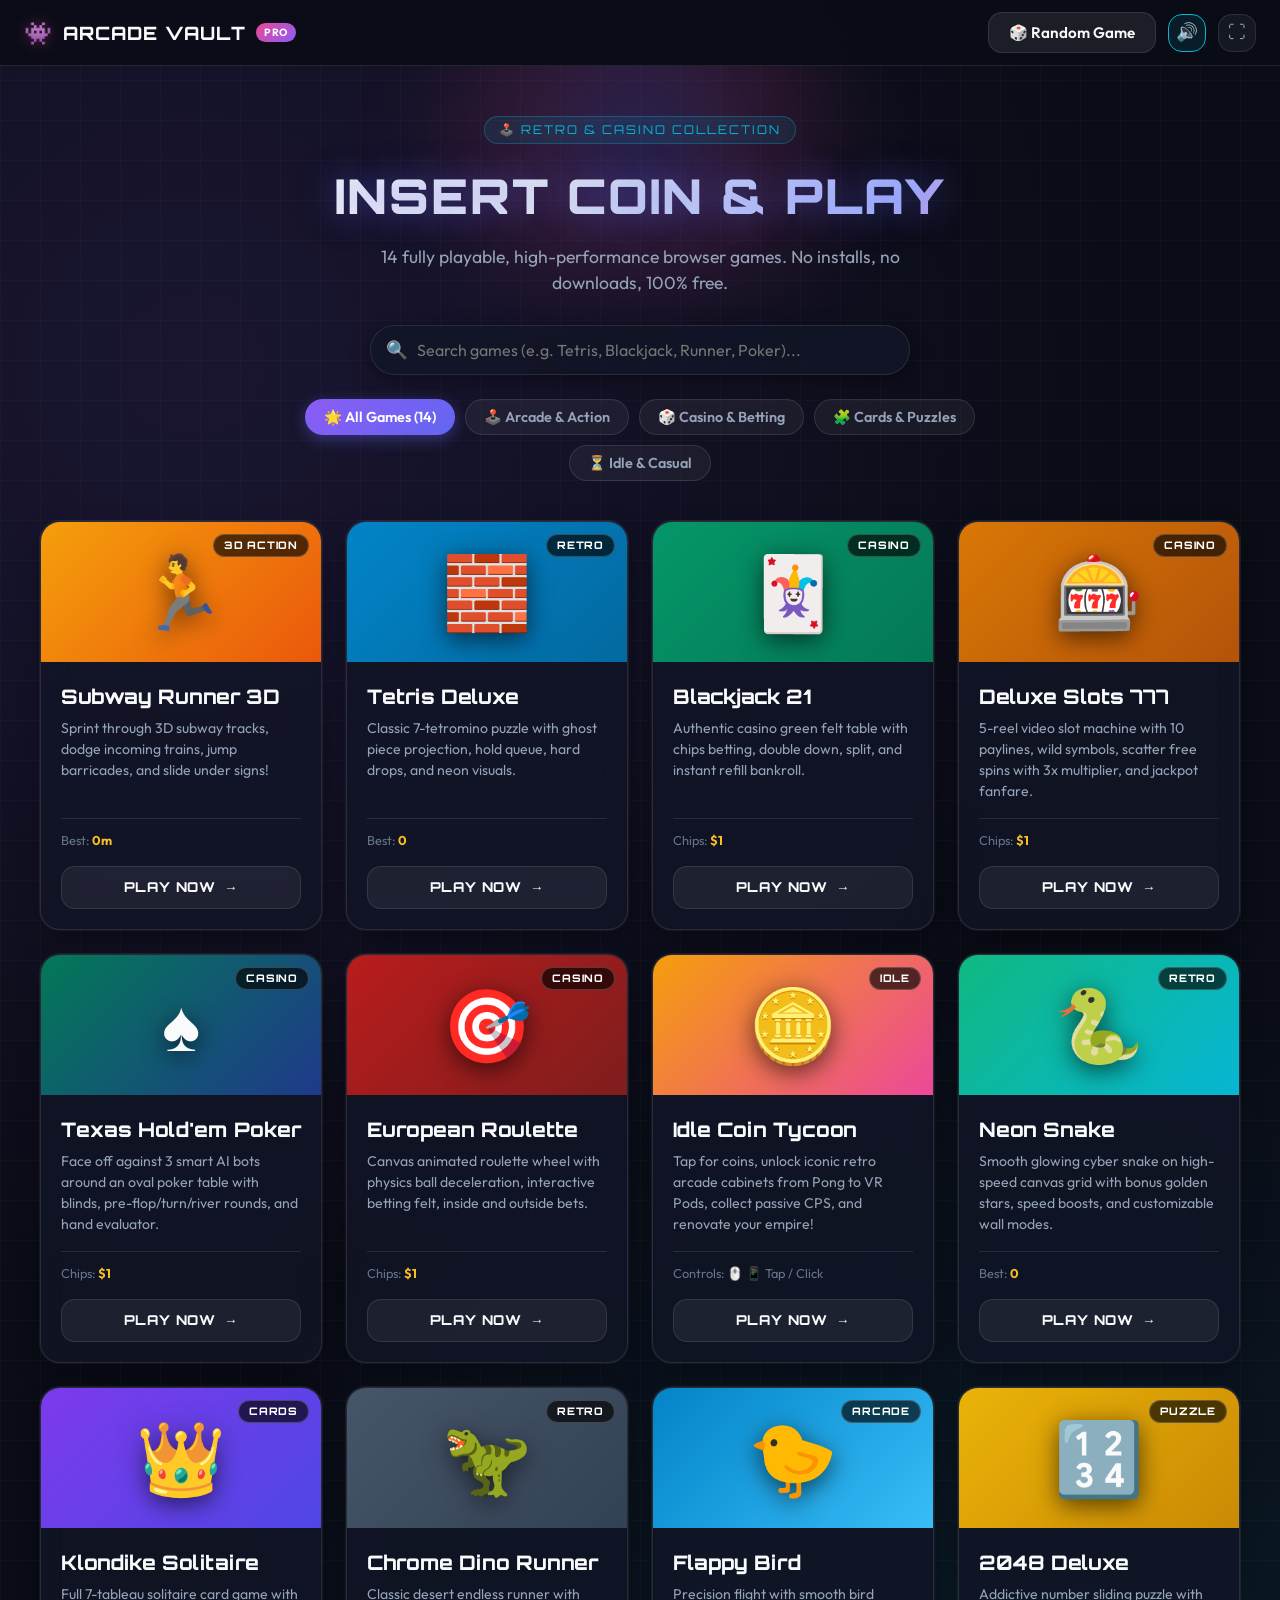
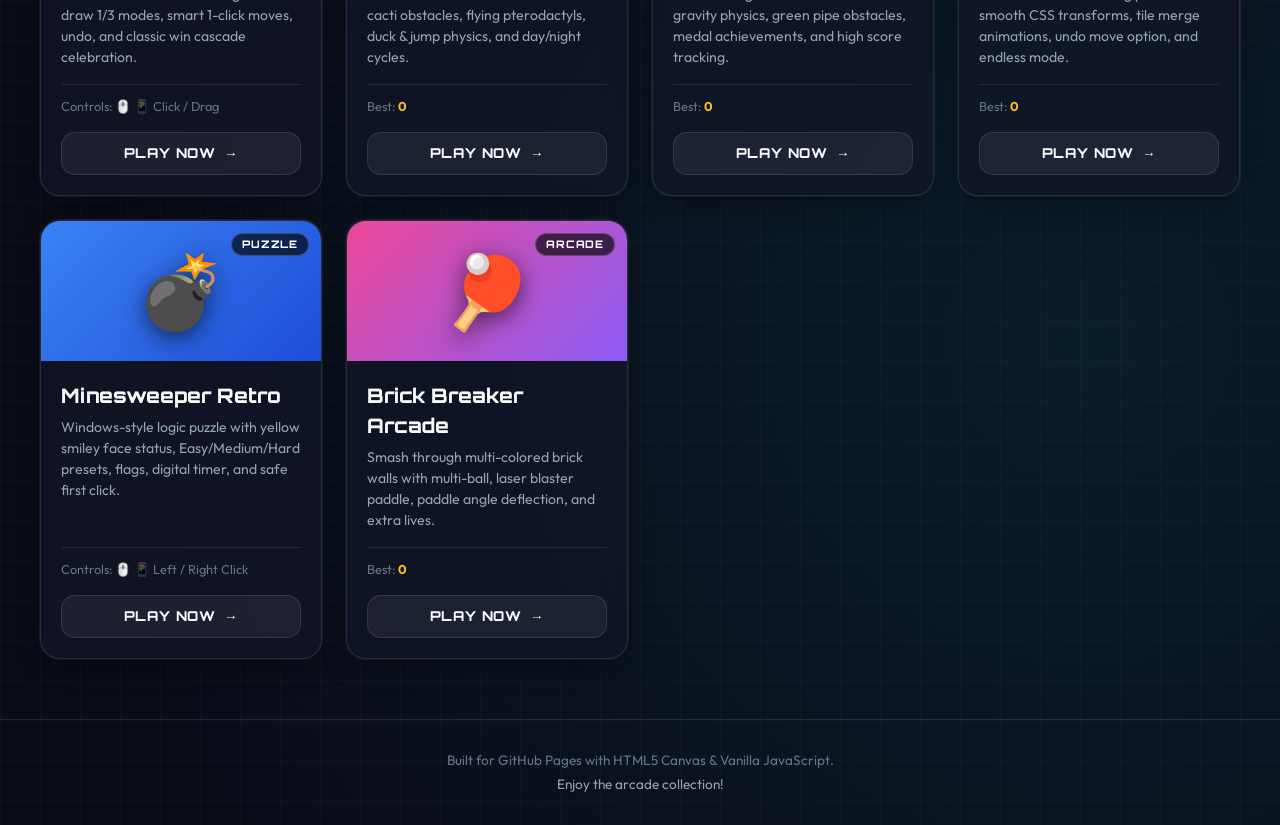
<file: index.html>
<!DOCTYPE html>
<html lang="en">
<head>
  <meta charset="UTF-8">
  <meta name="viewport" content="width=device-width, initial-scale=1.0">
  <title>Arcade Vault | Instant Web Games Collection</title>
  <meta name="description" content="Play 14 free instant arcade games: Tetris, Blackjack, Snake, Solitaire, Subway Runner, Dino, Flappy Bird, Slots, Roulette, Poker, 2048, and Idle Tycoon.">
  <link rel="stylesheet" href="./shared/css/shared.css">
  <link rel="stylesheet" href="./portal.css">
</head>
<body>
  <!-- Top Navigation Header -->
  <header class="arcade-nav">
    <div class="arcade-nav-left">
      <a href="./index.html" class="arcade-nav-brand">
        <span class="brand-icon">👾</span>
        <span class="brand-text">ARCADE VAULT</span>
        <span class="brand-badge">PRO</span>
      </a>
    </div>

    <div class="arcade-nav-right">
      <button class="btn-secondary" id="btn-random-game" title="Pick a random game">
        <span>🎲</span>
        <span class="btn-text">Random Game</span>
      </button>
      <button class="nav-icon-btn active" id="portal-btn-sound" title="Toggle Sound">
        <span id="portal-sound-icon">🔊</span>
      </button>
      <button class="nav-icon-btn" id="portal-btn-fullscreen" title="Toggle Fullscreen">
        <span>⛶</span>
      </button>
    </div>
  </header>

  <!-- Hero Section -->
  <section class="portal-hero">
    <div class="hero-glow"></div>
    <div class="hero-content">
      <span class="hero-tag">🕹️ RETRO & CASINO COLLECTION</span>
      <h1 class="hero-title">INSERT COIN & PLAY</h1>
      <p class="hero-sub">
        14 fully playable, high-performance browser games. No installs, no downloads, 100% free.
      </p>

      <!-- Global Search & Filter Bar -->
      <div class="search-bar-wrap">
        <span class="search-icon">🔍</span>
        <input type="text" id="game-search-input" placeholder="Search games (e.g. Tetris, Blackjack, Runner, Poker)..." autocomplete="off">
        <button id="search-clear-btn" class="search-clear hidden">&times;</button>
      </div>

      <!-- Category Filter Tabs -->
      <nav class="category-tabs" id="category-tabs">
        <button class="cat-tab active" data-cat="all">🌟 All Games (14)</button>
        <button class="cat-tab" data-cat="arcade">🕹️ Arcade & Action</button>
        <button class="cat-tab" data-cat="casino">🎲 Casino & Betting</button>
        <button class="cat-tab" data-cat="puzzle">🧩 Cards & Puzzles</button>
        <button class="cat-tab" data-cat="idle">⏳ Idle & Casual</button>
      </nav>
    </div>
  </section>

  <!-- Games Grid -->
  <main class="portal-main">
    <div class="games-grid" id="games-grid">
      <!-- Injected dynamically by portal.js -->
    </div>
  </main>

  <!-- Footer -->
  <footer class="portal-footer">
    <p>Built for GitHub Pages with HTML5 Canvas & Vanilla JavaScript.</p>
    <p class="footer-sub">Enjoy the arcade collection!</p>
  </footer>

  <div class="arcade-toast" id="arcade-global-toast">
    <span id="toast-icon">✨</span>
    <span id="toast-message">Notification</span>
  </div>

  <script src="./shared/js/audio-engine.js"></script>
  <script src="./portal.js"></script>
</body>
</html>
</file>
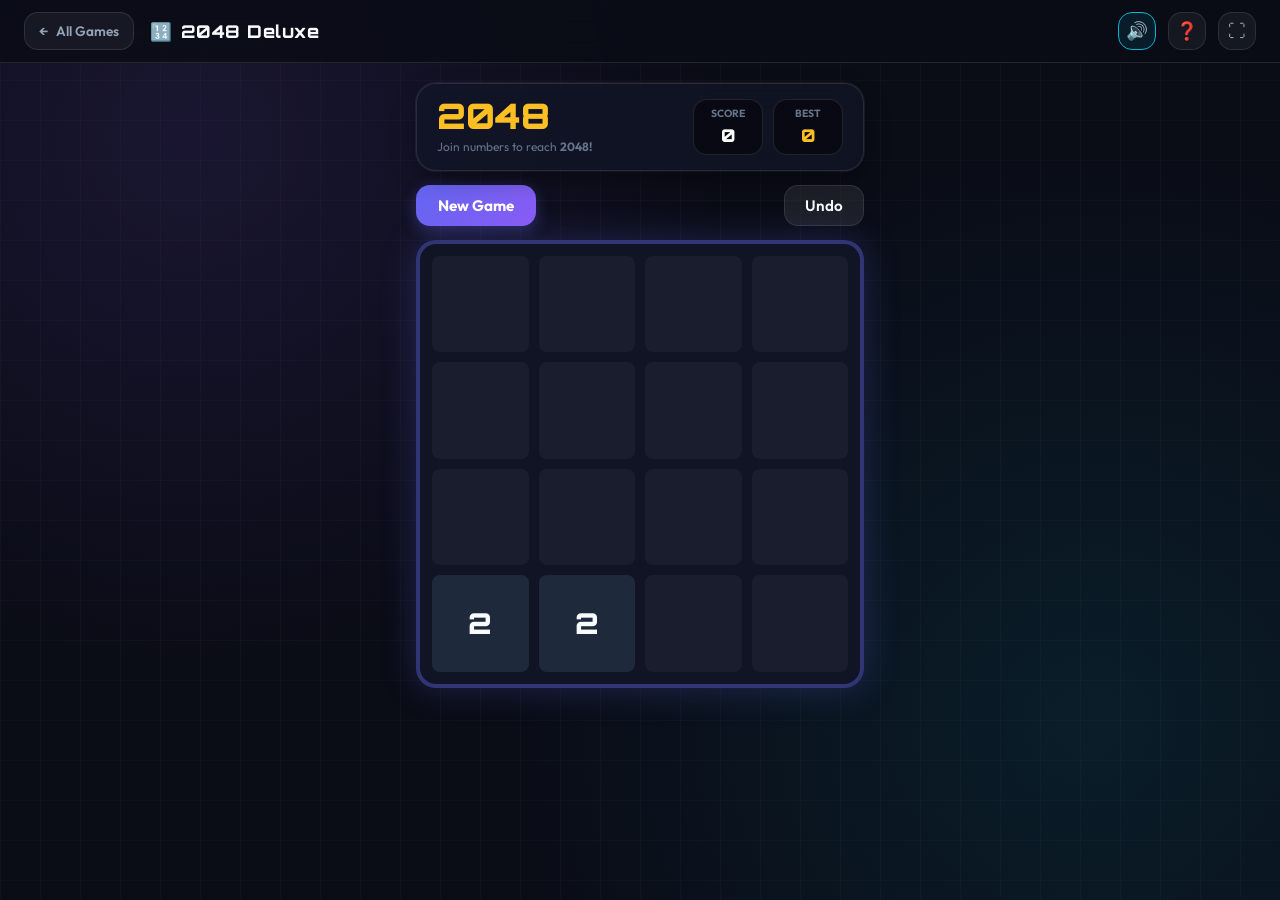
<file: games/2048/index.html>
<!DOCTYPE html>
<html lang="en">
<head>
  <meta charset="UTF-8">
  <meta name="viewport" content="width=device-width, initial-scale=1.0">
  <title>2048 Deluxe | Arcade Games</title>
  <meta name="description" content="Play the addictive 2048 sliding number puzzle with smooth animations, undo moves, and high score tracking.">
  <link rel="stylesheet" href="../../shared/css/shared.css">
  <link rel="stylesheet" href="2048.css">
</head>
<body>
  <div id="arcade-nav-mount" data-title="2048 Deluxe" data-icon="🔢"></div>

  <main class="puzzle-container">
    <header class="puzzle-header glass-panel">
      <div class="header-left">
        <h1 class="logo-2048">2048</h1>
        <p class="puzzle-sub">Join numbers to reach <strong>2048!</strong></p>
      </div>
      <div class="header-right">
        <div class="score-card">
          <span class="score-lbl">SCORE</span>
          <span class="score-num" id="puz-score">0</span>
        </div>
        <div class="score-card">
          <span class="score-lbl">BEST</span>
          <span class="score-num gold" id="puz-best">0</span>
        </div>
      </div>
    </header>

    <div class="puzzle-actions-bar">
      <button class="btn-primary" id="btn-restart-2048">New Game</button>
      <button class="btn-secondary" id="btn-undo-2048">Undo</button>
    </div>

    <!-- 4x4 Board -->
    <div class="grid-board-frame glass-panel">
      <div class="grid-board" id="board-2048">
        <!-- 16 cells -->
      </div>

      <!-- Game Over / Win Overlay -->
      <div class="puzzle-overlay" id="puz-overlay" style="display: none;">
        <h2 id="puz-overlay-title">GAME OVER</h2>
        <p id="puz-overlay-msg">No more valid moves!</p>
        <button class="btn-primary" id="btn-puz-action">Try Again</button>
      </div>
    </div>
  </main>

  <template id="game-instructions-template">
    <h4>2048 Rules</h4>
    <p>Use your arrow keys or swipe gestures to slide tiles across the board. When two tiles with the same number touch, they merge into one!</p>
    <ul>
      <li>2 + 2 = 4</li>
      <li>4 + 4 = 8</li>
      <li>... keep merging until you create the <strong>2048</strong> tile!</li>
    </ul>
    <h4>Controls</h4>
    <ul>
      <li><span class="key-badge">←</span> <span class="key-badge">↑</span> <span class="key-badge">→</span> <span class="key-badge">↓</span> Slide tiles</li>
      <li>Touch swipe in any direction on mobile screens</li>
    </ul>
  </template>

  <script src="../../shared/js/audio-engine.js"></script>
  <script src="../../shared/js/arcade-nav.js"></script>
  <script src="2048.js"></script>
</body>
</html>
</file>
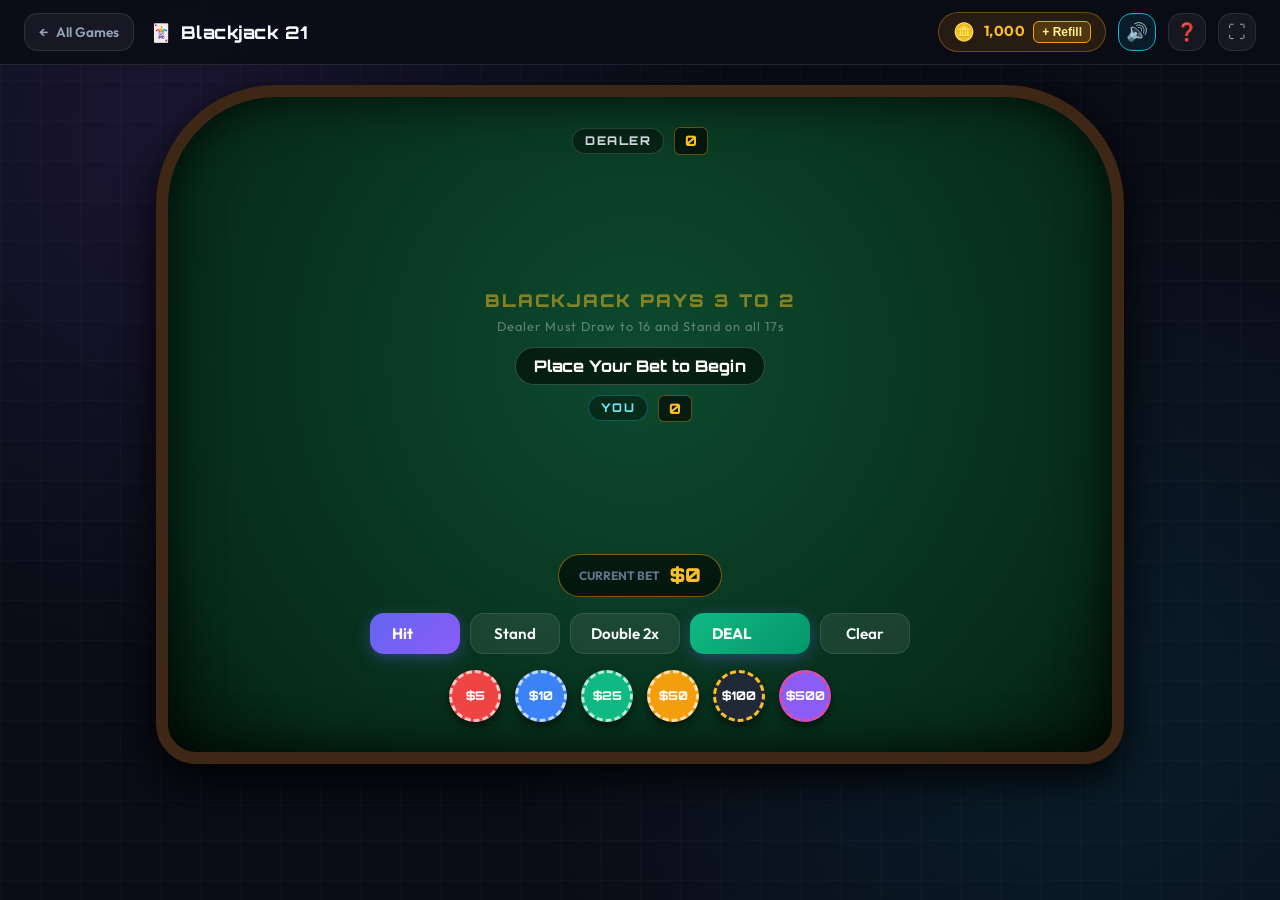
<file: games/blackjack/index.html>
<!DOCTYPE html>
<html lang="en">
<head>
  <meta charset="UTF-8">
  <meta name="viewport" content="width=device-width, initial-scale=1.0">
  <title>Blackjack 21 | Arcade Games</title>
  <meta name="description" content="Play authentic Casino Blackjack 21 with chips betting, double down, split, and instant refill bankroll.">
  <link rel="stylesheet" href="../../shared/css/shared.css">
  <link rel="stylesheet" href="blackjack.css">
</head>
<body>
  <div id="arcade-nav-mount" 
       data-title="Blackjack 21" 
       data-icon="🃏" 
       data-chips="blackjack_chips" 
       data-default-chips="1000">
  </div>

  <main class="blackjack-container">
    <!-- Casino Table Felt -->
    <div class="casino-table">
      <!-- Dealer Area -->
      <section class="dealer-section">
        <div class="hand-header">
          <span class="role-badge">DEALER</span>
          <span class="hand-score" id="dealer-score-badge">0</span>
        </div>
        <div class="cards-holder" id="dealer-cards">
          <!-- Cards rendered here -->
        </div>
      </section>

      <!-- Center Status & Felt Rules -->
      <div class="table-center-felt">
        <div class="felt-text-main">BLACKJACK PAYS 3 TO 2</div>
        <div class="felt-text-sub">Dealer Must Draw to 16 and Stand on all 17s</div>
        <div class="round-status-banner" id="round-status-msg">Place Your Bet to Begin</div>
      </div>

      <!-- Player Area -->
      <section class="player-section">
        <div class="hand-header">
          <span class="role-badge player">YOU</span>
          <span class="hand-score" id="player-score-badge">0</span>
        </div>
        <div class="cards-holder" id="player-cards">
          <!-- Cards rendered here -->
        </div>
      </section>

      <!-- Bottom Betting & Action Controls -->
      <footer class="table-controls">
        <!-- Current Bet Display -->
        <div class="current-bet-display">
          <span class="bet-label">CURRENT BET</span>
          <span class="bet-amount">$<span id="current-bet-val">0</span></span>
        </div>

        <!-- Action Buttons (Hit, Stand, Double, Split, Deal) -->
        <div class="action-btn-group" id="in-game-actions">
          <button class="btn-primary action-btn" id="btn-hit" disabled>Hit</button>
          <button class="btn-secondary action-btn" id="btn-stand" disabled>Stand</button>
          <button class="btn-secondary action-btn" id="btn-double" disabled>Double 2x</button>
          <button class="btn-primary action-btn deal-btn" id="btn-deal">DEAL</button>
          <button class="btn-secondary action-btn" id="btn-clear-bet">Clear</button>
        </div>

        <!-- Chip Selectors -->
        <div class="chips-selector-row" id="chips-tray">
          <button class="casino-chip chip-5" data-chip="5" title="Bet $5">$5</button>
          <button class="casino-chip chip-10" data-chip="10" title="Bet $10">$10</button>
          <button class="casino-chip chip-25" data-chip="25" title="Bet $25">$25</button>
          <button class="casino-chip chip-50" data-chip="50" title="Bet $50">$50</button>
          <button class="casino-chip chip-100" data-chip="100" title="Bet $100">$100</button>
          <button class="casino-chip chip-500" data-chip="500" title="Bet $500">$500</button>
        </div>
      </footer>
    </div>
  </main>

  <template id="game-instructions-template">
    <h4>Blackjack 21 Rules</h4>
    <p>Beat the dealer by getting a hand total as close to 21 as possible without going over (busting).</p>
    <ul>
      <li><strong>Card Values:</strong> Numbers 2–10 are face value. Jacks, Queens, Kings are worth 10. Aces count as 1 or 11.</li>
      <li><strong>Blackjack:</strong> An Ace with a 10-value card on initial deal pays 3:2!</li>
      <li><strong>Dealer Rules:</strong> Dealer must hit until reaching at least 17, and then stand.</li>
      <li><strong>Double Down:</strong> Double your current bet, receive exactly one more card, and automatically stand.</li>
      <li><strong>Chips Bankroll:</strong> If you run low on chips, hit the <strong>+ Refill</strong> button in the top right to get 1,000 fresh chips anytime!</li>
    </ul>
  </template>

  <script src="../../shared/js/audio-engine.js"></script>
  <script src="../../shared/js/arcade-nav.js"></script>
  <script src="blackjack.js"></script>
</body>
</html>
</file>
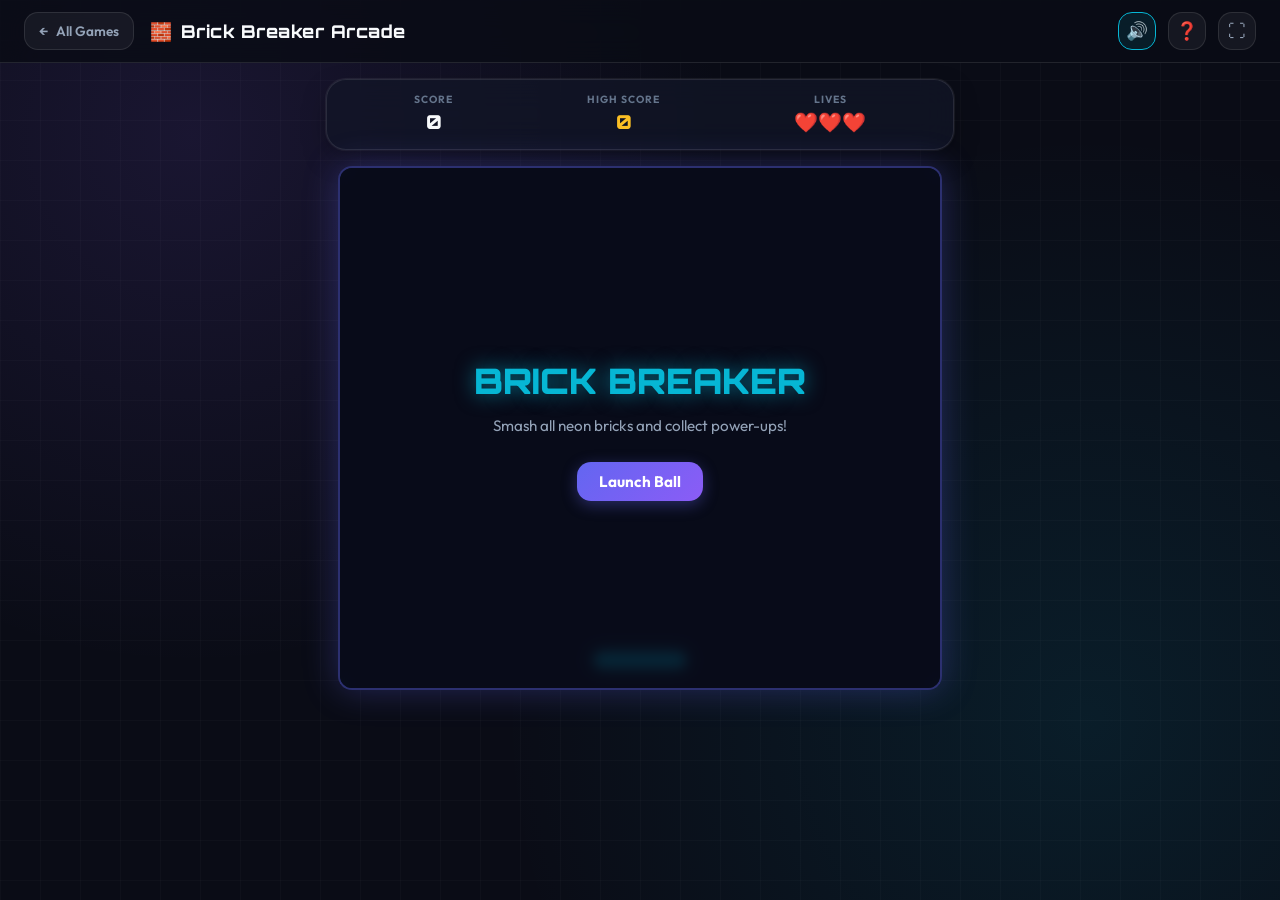
<file: games/breakout/index.html>
<!DOCTYPE html>
<html lang="en">
<head>
  <meta charset="UTF-8">
  <meta name="viewport" content="width=device-width, initial-scale=1.0">
  <title>Brick Breaker Arcade | Arcade Games</title>
  <meta name="description" content="Dynamic retro Brick Breaker arcade game with multi-ball, laser paddle, power-ups, and combo bonuses.">
  <link rel="stylesheet" href="../../shared/css/shared.css">
  <link rel="stylesheet" href="breakout.css">
</head>
<body>
  <div id="arcade-nav-mount" data-title="Brick Breaker Arcade" data-icon="🧱"></div>

  <main class="breakout-container">
    <div class="breakout-hud glass-panel">
      <div class="hud-stat">
        <span class="hud-lbl">SCORE</span>
        <span class="hud-val" id="breakout-score">0</span>
      </div>
      <div class="hud-stat">
        <span class="hud-lbl">HIGH SCORE</span>
        <span class="hud-val gold" id="breakout-high">0</span>
      </div>
      <div class="hud-stat">
        <span class="hud-lbl">LIVES</span>
        <span class="hud-val" id="breakout-lives">❤️❤️❤️</span>
      </div>
    </div>

    <div class="breakout-canvas-wrap glass-panel">
      <canvas id="breakout-canvas" width="600" height="520"></canvas>

      <div class="breakout-overlay" id="breakout-overlay">
        <h2 id="breakout-overlay-title">BRICK BREAKER</h2>
        <p id="breakout-overlay-desc">Smash all neon bricks and collect power-ups!</p>
        <button class="btn-primary" id="btn-start-breakout">Launch Ball</button>
      </div>
    </div>
  </main>

  <template id="game-instructions-template">
    <h4>Brick Breaker Rules</h4>
    <p>Deflect the bouncing ball with your paddle to smash through the matrix of neon bricks.</p>
    <ul>
      <li><strong>Power-Ups:</strong>
        <ul>
          <li>💥 Multi-Ball: Triples your active balls.</li>
          <li>🏓 Wide Paddle: Increases paddle width.</li>
          <li>⚡ Laser: Shoot lasers with Space or Click to destroy bricks!</li>
          <li>❤️ Extra Life: Adds a heart.</li>
        </ul>
      </li>
    </ul>
    <h4>Controls</h4>
    <ul>
      <li><span class="key-badge">Mouse</span> / <span class="key-badge">Touch</span> / <span class="key-badge">←</span> <span class="key-badge">→</span> Move paddle</li>
      <li><span class="key-badge">Space</span> / <span class="key-badge">Click</span> Launch ball / Fire lasers</li>
    </ul>
  </template>

  <script src="../../shared/js/audio-engine.js"></script>
  <script src="../../shared/js/arcade-nav.js"></script>
  <script src="breakout.js"></script>
</body>
</html>
</file>
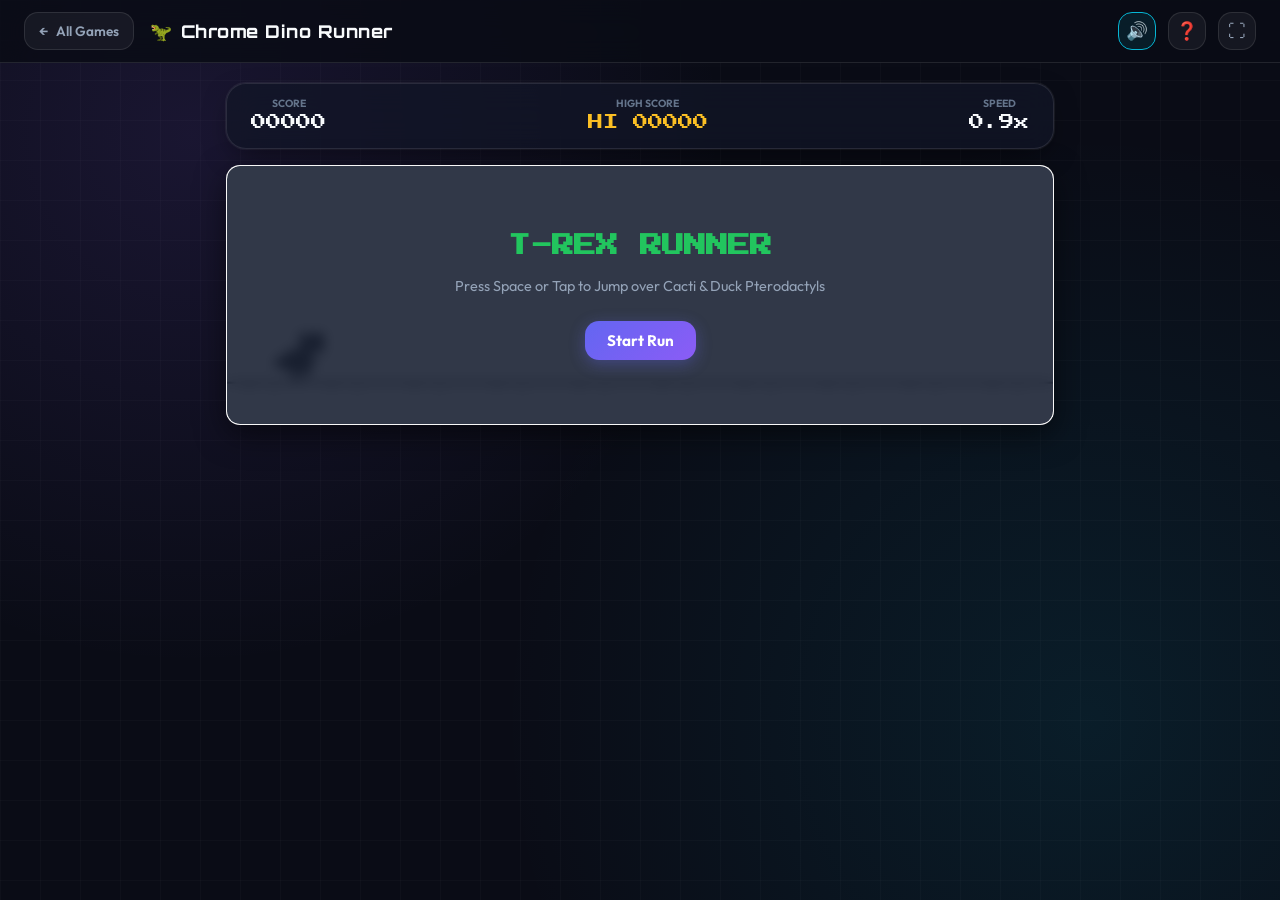
<file: games/dino/index.html>
<!DOCTYPE html>
<html lang="en">
<head>
  <meta charset="UTF-8">
  <meta name="viewport" content="width=device-width, initial-scale=1.0">
  <title>Chrome Dino Runner | Arcade Games</title>
  <meta name="description" content="Classic offline Chrome T-Rex dinosaur endless runner with cacti, flying pterodactyls, ducking, and day/night transitions.">
  <link rel="stylesheet" href="../../shared/css/shared.css">
  <link rel="stylesheet" href="dino.css">
</head>
<body>
  <div id="arcade-nav-mount" data-title="Chrome Dino Runner" data-icon="🦖"></div>

  <main class="dino-container">
    <div class="dino-hud glass-panel">
      <div class="dino-stat">
        <span class="hud-lbl">SCORE</span>
        <span class="hud-val" id="dino-score">00000</span>
      </div>
      <div class="dino-stat">
        <span class="hud-lbl">HIGH SCORE</span>
        <span class="hud-val gold" id="dino-high">HI 00000</span>
      </div>
      <div class="dino-stat">
        <span class="hud-lbl">SPEED</span>
        <span class="hud-val" id="dino-speed">1.0x</span>
      </div>
    </div>

    <div class="dino-canvas-wrap glass-panel" id="dino-wrap">
      <canvas id="dino-canvas" width="800" height="250"></canvas>
      <div class="dino-overlay" id="dino-overlay">
        <h2>T-REX RUNNER</h2>
        <p>Press Space or Tap to Jump over Cacti & Duck Pterodactyls</p>
        <button class="btn-primary" id="btn-start-dino">Start Run</button>
      </div>
    </div>

    <!-- Mobile Touch Controls -->
    <div class="dino-touch-controls">
      <button class="touch-dino-btn" id="touch-jump">▲ JUMP</button>
      <button class="touch-dino-btn" id="touch-duck">▼ DUCK</button>
    </div>
  </main>

  <template id="game-instructions-template">
    <h4>Chrome Dino Runner Rules</h4>
    <p>Jump over desert cacti and duck underneath flying pterodactyls as the game steadily accelerates!</p>
    <ul>
      <li><strong>Cacti:</strong> Jump over them.</li>
      <li><strong>Pterodactyls:</strong> Some fly low (must duck!), while others fly higher (jump or run under).</li>
      <li><strong>Night Mode:</strong> Every 700 points the desert switches between day and night!</li>
    </ul>
    <h4>Controls</h4>
    <ul>
      <li><span class="key-badge">Space</span> / <span class="key-badge">↑</span> Jump</li>
      <li><span class="key-badge">↓</span> Duck (Crouch)</li>
    </ul>
  </template>

  <script src="../../shared/js/audio-engine.js"></script>
  <script src="../../shared/js/arcade-nav.js"></script>
  <script src="dino.js"></script>
</body>
</html>
</file>
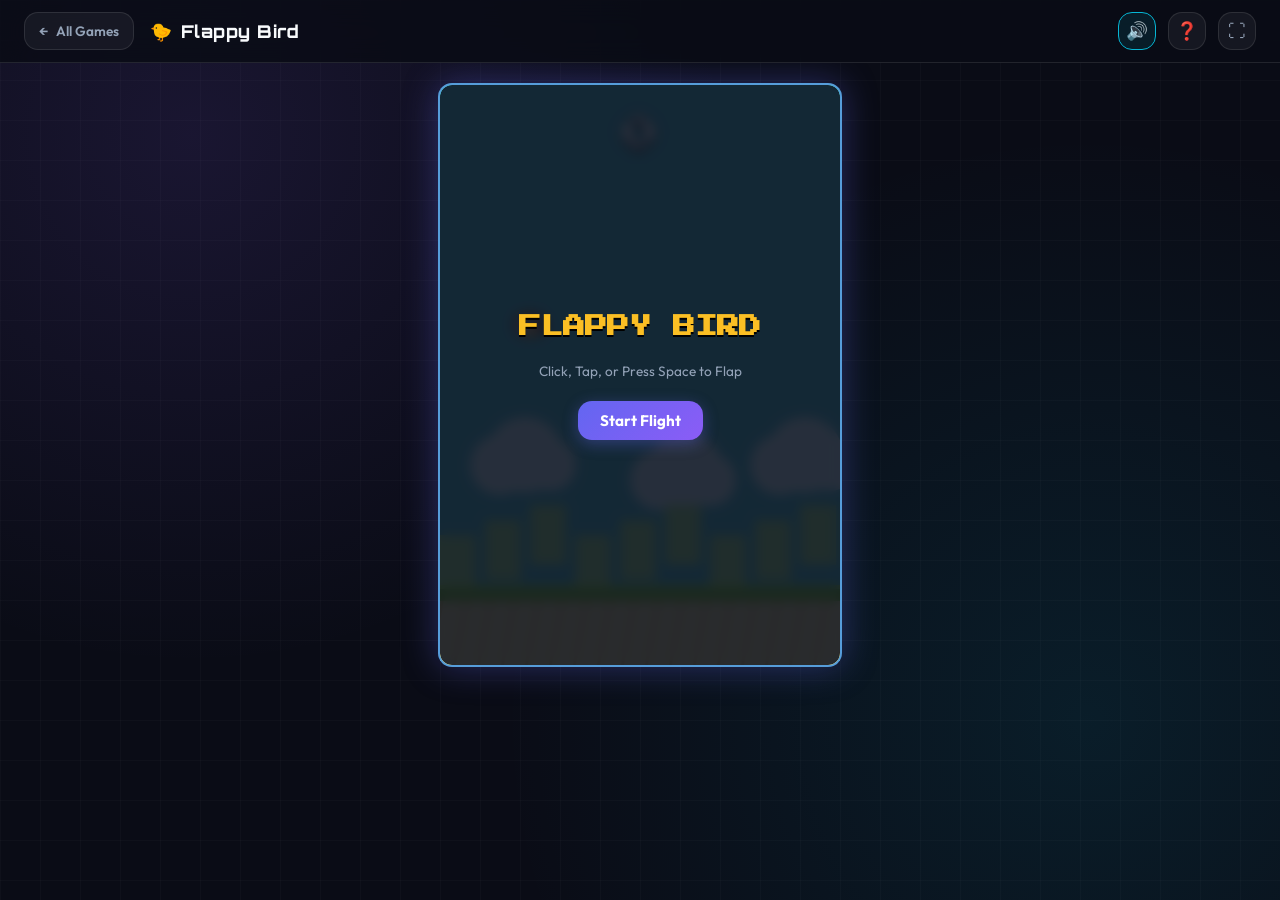
<file: games/flappy/index.html>
<!DOCTYPE html>
<html lang="en">
<head>
  <meta charset="UTF-8">
  <meta name="viewport" content="width=device-width, initial-scale=1.0">
  <title>Flappy Bird | Arcade Games</title>
  <meta name="description" content="Play classic Flappy Bird with smooth physics, animated wings, pipe obstacles, and medals.">
  <link rel="stylesheet" href="../../shared/css/shared.css">
  <link rel="stylesheet" href="flappy.css">
</head>
<body>
  <div id="arcade-nav-mount" data-title="Flappy Bird" data-icon="🐤"></div>

  <main class="flappy-container">
    <div class="flappy-canvas-wrap glass-panel">
      <!-- Live Score Badge -->
      <div class="flappy-score-badge" id="flappy-live-score">0</div>

      <canvas id="flappy-canvas" width="400" height="580"></canvas>

      <!-- Start / Game Over Screen -->
      <div class="flappy-overlay" id="flappy-overlay">
        <h2 id="flappy-overlay-title">FLAPPY BIRD</h2>
        <div class="flappy-scoreboard" id="flappy-scoreboard" style="display: none;">
          <div class="medal-slot">
            <span class="medal-lbl">MEDAL</span>
            <span class="medal-icon" id="medal-icon">🥉</span>
          </div>
          <div class="scores-slot">
            <div class="score-row">
              <span>SCORE</span>
              <strong id="final-score">0</strong>
            </div>
            <div class="score-row">
              <span>BEST</span>
              <strong id="final-best">0</strong>
            </div>
          </div>
        </div>
        <p id="flappy-overlay-sub">Click, Tap, or Press Space to Flap</p>
        <button class="btn-primary" id="btn-flappy-action">Start Flight</button>
      </div>
    </div>
  </main>

  <template id="game-instructions-template">
    <h4>Flappy Bird Rules</h4>
    <p>Tap to flap your wings and navigate safely through the green pipe obstacles.</p>
    <ul>
      <li><strong>Point:</strong> Passing through each pair of pipes awards 1 point.</li>
      <li><strong>Medals:</strong>
        <ul>
          <li>🥉 Bronze: 10+ Points</li>
          <li>🥈 Silver: 20+ Points</li>
          <li>🥇 Gold: 30+ Points</li>
          <li>💎 Platinum: 40+ Points</li>
        </ul>
      </li>
    </ul>
    <h4>Controls</h4>
    <ul>
      <li><span class="key-badge">Space</span> / <span class="key-badge">↑</span> / <span class="key-badge">Click/Tap</span> Flap wings</li>
    </ul>
  </template>

  <script src="../../shared/js/audio-engine.js"></script>
  <script src="../../shared/js/arcade-nav.js"></script>
  <script src="flappy.js"></script>
</body>
</html>
</file>
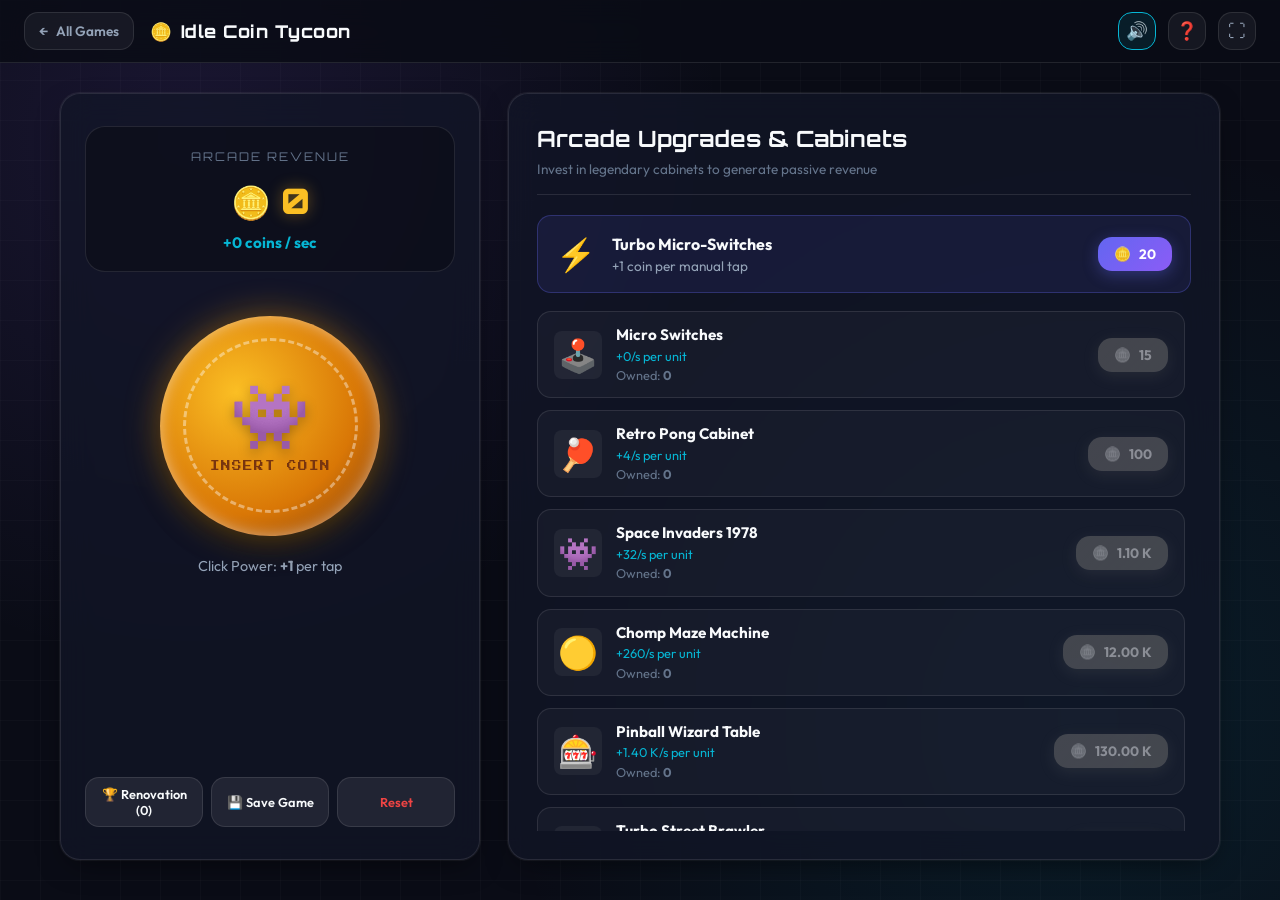
<file: games/idle/index.html>
<!DOCTYPE html>
<html lang="en">
<head>
  <meta charset="UTF-8">
  <meta name="viewport" content="width=device-width, initial-scale=1.0">
  <title>Idle Coin Tycoon | Arcade Games</title>
  <meta name="description" content="Build your ultimate retro arcade empire in Idle Coin Tycoon. Tap for coins, unlock legendary cabinets, and become a billionaire tycoon.">
  <link rel="stylesheet" href="../../shared/css/shared.css">
  <link rel="stylesheet" href="idle.css">
</head>
<body>
  <div id="arcade-nav-mount" data-title="Idle Coin Tycoon" data-icon="🪙"></div>

  <main class="idle-container">
    <!-- Left Column: Clicker & Stats -->
    <section class="idle-hero-section glass-panel">
      <div class="stats-badge">
        <span class="label">ARCADE REVENUE</span>
        <div class="coin-total-wrap">
          <span class="currency-sym">🪙</span>
          <span class="coin-total" id="coin-balance">0</span>
        </div>
        <div class="cps-display">
          <span>+</span><span id="coins-per-sec">0</span> <span>coins / sec</span>
        </div>
      </div>

      <!-- Giant Interactive Coin Button -->
      <div class="token-button-wrapper">
        <button class="big-token-btn" id="big-token-btn" aria-label="Tap to earn coins">
          <div class="token-inner">
            <span class="token-icon">👾</span>
            <span class="token-sub">INSERT COIN</span>
          </div>
          <div class="token-ring"></div>
        </button>
        <div id="click-particles-container"></div>
      </div>

      <div class="click-power-info">
        <span>Click Power: <strong>+<span id="click-power-val">1</span></strong> per tap</span>
      </div>

      <div class="action-buttons-row">
        <button class="btn-secondary" id="btn-prestige">🏆 Renovation (<span id="trophy-count">0</span>)</button>
        <button class="btn-secondary" id="btn-save-progress">💾 Save Game</button>
        <button class="btn-secondary" id="btn-reset-idle" style="color: var(--accent-red);">Reset</button>
      </div>
    </section>

    <!-- Right Column: Upgrades & Arcade Cabinets -->
    <section class="idle-upgrades-section glass-panel">
      <div class="upgrades-header">
        <h2>Arcade Upgrades & Cabinets</h2>
        <span class="upgrades-sub">Invest in legendary cabinets to generate passive revenue</span>
      </div>

      <!-- Click Upgrades -->
      <div class="click-upgrade-box" id="click-upgrade-card">
        <div class="upg-icon">⚡</div>
        <div class="upg-info">
          <div class="upg-name">Turbo Micro-Switches</div>
          <div class="upg-desc">+<span id="click-upgrade-boost">1</span> coin per manual tap</div>
        </div>
        <button class="btn-primary upg-buy-btn" id="btn-buy-click-upg">
          🪙 <span id="click-upgrade-cost">15</span>
        </button>
      </div>

      <!-- Generator List -->
      <div class="generators-list" id="generators-container">
        <!-- Rendered by JS -->
      </div>
    </section>
  </main>

  <!-- Golden Coin Bonus Floating Banner -->
  <div id="golden-token" class="golden-token hidden" title="Golden Token Frenzy!">
    ⭐ 7X FRENZY!
  </div>

  <template id="game-instructions-template">
    <h4>About Idle Coin Tycoon</h4>
    <p>Tap the big arcade token to collect coins. Use your revenue to buy iconic arcade machines that generate coins automatically around the clock!</p>
    <h4>Upgrades & Cabinets</h4>
    <ul>
      <li><strong>Turbo Switches:</strong> Increases the coin value of each manual click.</li>
      <li><strong>Arcade Cabinets:</strong> From classic Pong to VR Pods, each cabinet produces coins per second (CPS).</li>
      <li><strong>Golden Frenzy:</strong> Keep your eye out for the floating Golden Star! Click it for 20 seconds of 7x revenue.</li>
      <li><strong>Renovation (Prestige):</strong> Reset your arcade when you reach 1,000,000 coins to gain Trophies (+10% global boost per trophy).</li>
    </ul>
    <h4>Controls</h4>
    <ul>
      <li><span class="key-badge">Click / Tap</span> Big coin to earn tokens.</li>
    </ul>
  </template>

  <script src="../../shared/js/audio-engine.js"></script>
  <script src="../../shared/js/arcade-nav.js"></script>
  <script src="idle.js"></script>
</body>
</html>
</file>
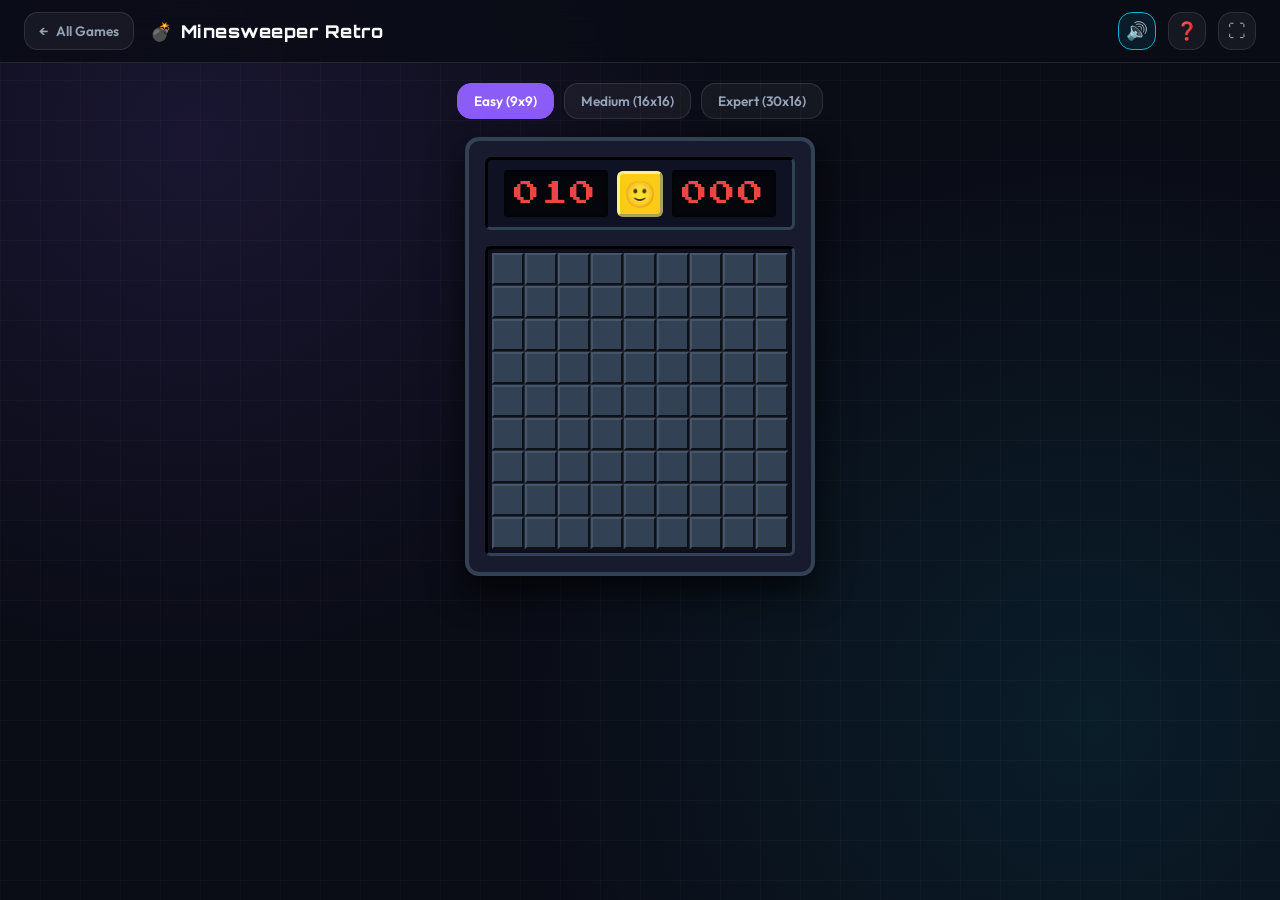
<file: games/minesweeper/index.html>
<!DOCTYPE html>
<html lang="en">
<head>
  <meta charset="UTF-8">
  <meta name="viewport" content="width=device-width, initial-scale=1.0">
  <title>Minesweeper Retro | Arcade Games</title>
  <meta name="description" content="Classic Minesweeper with smiley face status, custom difficulty, digital timer, and safe first click.">
  <link rel="stylesheet" href="../../shared/css/shared.css">
  <link rel="stylesheet" href="minesweeper.css">
</head>
<body>
  <div id="arcade-nav-mount" data-title="Minesweeper Retro" data-icon="💣"></div>

  <main class="mines-container">
    <!-- Difficulty Selector -->
    <div class="diff-selector-row">
      <button class="diff-btn active" data-diff="easy">Easy (9x9)</button>
      <button class="diff-btn" data-diff="medium">Medium (16x16)</button>
      <button class="diff-btn" data-diff="hard">Expert (30x16)</button>
    </div>

    <!-- Minesweeper Classic Console Window -->
    <div class="minesweeper-window glass-panel">
      <!-- Top Header Display (Mines, Smiley, Timer) -->
      <header class="mines-status-header">
        <div class="digital-lcd" id="lcd-mines">010</div>
        <button class="smiley-face-btn" id="btn-smiley" title="Restart">🙂</button>
        <div class="digital-lcd" id="lcd-timer">000</div>
      </header>

      <!-- Minefield Grid Frame -->
      <div class="minefield-scroll-wrapper">
        <div class="minefield-grid" id="minefield">
          <!-- Grid cells generated by JS -->
        </div>
      </div>
    </div>
  </main>

  <template id="game-instructions-template">
    <h4>Minesweeper Rules</h4>
    <p>Clear the minefield without detonating any hidden landmines!</p>
    <ul>
      <li><strong>Left Click / Tap:</strong> Uncover a cell. The number indicates how many adjacent mines surround it.</li>
      <li><strong>Right Click / Long Press:</strong> Plant or remove a warning flag 🚩.</li>
      <li><strong>Smiley Button:</strong> Click the smiley button to start a new game anytime.</li>
      <li><strong>Safe First Click:</strong> The first tile you click is always guaranteed to be completely safe!</li>
    </ul>
  </template>

  <script src="../../shared/js/audio-engine.js"></script>
  <script src="../../shared/js/arcade-nav.js"></script>
  <script src="minesweeper.js"></script>
</body>
</html>
</file>
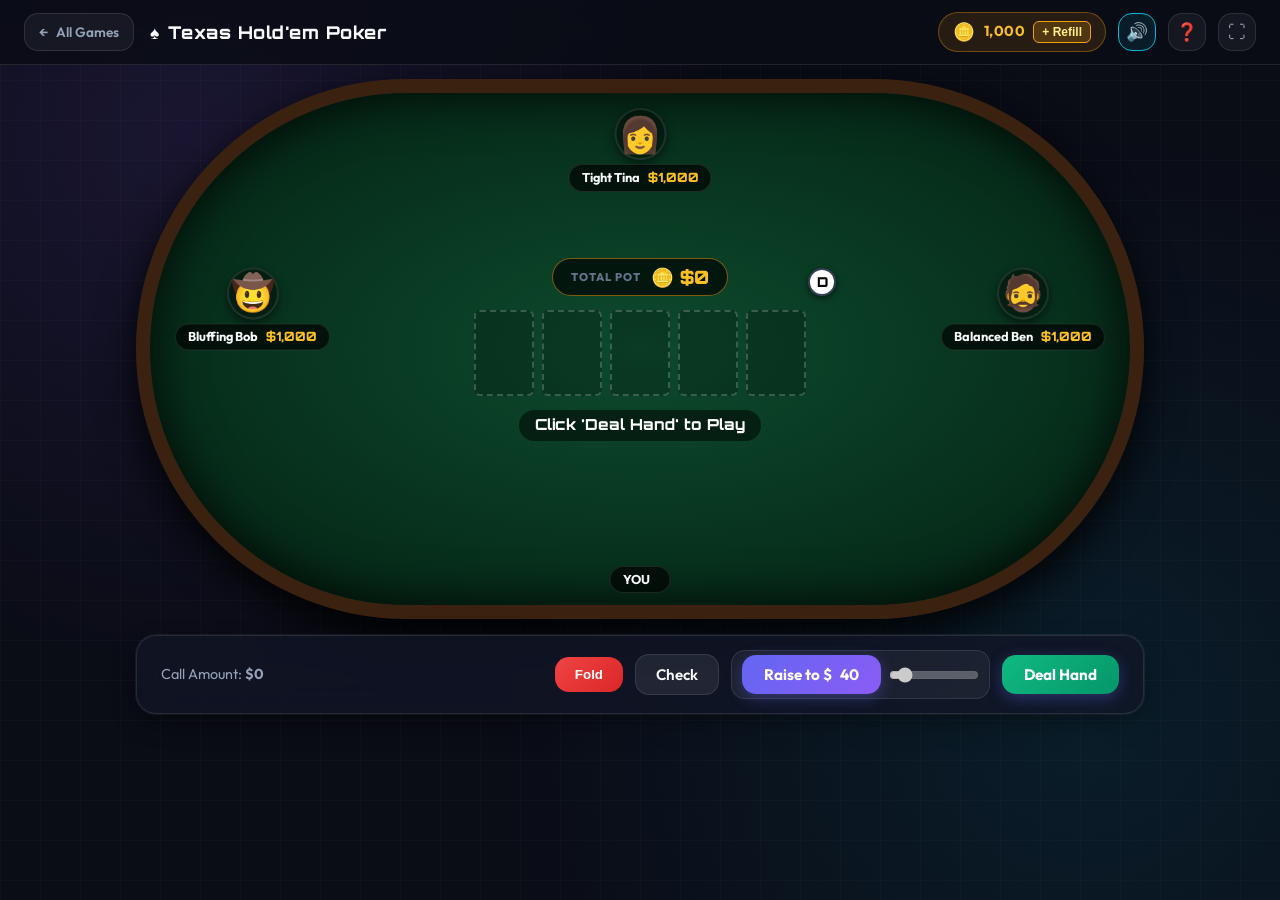
<file: games/poker/index.html>
<!DOCTYPE html>
<html lang="en">
<head>
  <meta charset="UTF-8">
  <meta name="viewport" content="width=device-width, initial-scale=1.0">
  <title>Texas Hold'em Poker | Arcade Games</title>
  <meta name="description" content="Play Texas Hold'em Poker against 3 smart AI bots with full betting rounds, hand rankings, and pot management.">
  <link rel="stylesheet" href="../../shared/css/shared.css">
  <link rel="stylesheet" href="poker.css">
</head>
<body>
  <div id="arcade-nav-mount" 
       data-title="Texas Hold'em Poker" 
       data-icon="♠️" 
       data-chips="poker_chips" 
       data-default-chips="1000">
  </div>

  <main class="poker-container">
    <!-- Poker Table Felt -->
    <div class="poker-table">
      <!-- Bot 2 (Top Center: Tight Tina) -->
      <div class="player-seat seat-top" id="seat-bot2">
        <div class="player-avatar">👩</div>
        <div class="seat-info">
          <span class="player-name">Tight Tina</span>
          <span class="player-chips">$<span id="bot2-chips">1000</span></span>
        </div>
        <div class="seat-cards" id="bot2-cards"></div>
        <div class="seat-action-tag" id="bot2-tag"></div>
      </div>

      <!-- Bot 1 (Left: Bluffing Bob) -->
      <div class="player-seat seat-left" id="seat-bot1">
        <div class="player-avatar">🤠</div>
        <div class="seat-info">
          <span class="player-name">Bluffing Bob</span>
          <span class="player-chips">$<span id="bot1-chips">1000</span></span>
        </div>
        <div class="seat-cards" id="bot1-cards"></div>
        <div class="seat-action-tag" id="bot1-tag"></div>
      </div>

      <!-- Center Community Cards & Pot -->
      <div class="poker-center-felt">
        <div class="pot-display">
          <span class="pot-label">TOTAL POT</span>
          <span class="pot-amount">🪙 $<span id="table-pot-val">0</span></span>
        </div>

        <div class="community-cards-row" id="community-cards">
          <!-- 5 Community Cards -->
        </div>

        <div class="poker-dealer-badge" id="dealer-button" title="Dealer Button">D</div>
        <div class="stage-announcement" id="stage-msg">Click 'Deal Hand' to Play</div>
      </div>

      <!-- Bot 3 (Right: Balanced Ben) -->
      <div class="player-seat seat-right" id="seat-bot3">
        <div class="player-avatar">🧔</div>
        <div class="seat-info">
          <span class="player-name">Balanced Ben</span>
          <span class="player-chips">$<span id="bot3-chips">1000</span></span>
        </div>
        <div class="seat-cards" id="bot3-cards"></div>
        <div class="seat-action-tag" id="bot3-tag"></div>
      </div>

      <!-- Hero / User (Bottom) -->
      <div class="player-seat seat-hero" id="seat-hero">
        <div class="seat-action-tag" id="hero-tag"></div>
        <div class="seat-cards" id="hero-cards"></div>
        <div class="seat-info">
          <span class="player-name">YOU</span>
          <span class="hand-rank-name" id="hero-hand-rank">Pair of Aces</span>
        </div>
      </div>
    </div>

    <!-- User Action Controls Bar -->
    <footer class="poker-controls-bar glass-panel">
      <div class="controls-status">
        <span>Call Amount: <strong>$<span id="to-call-val">0</span></strong></span>
      </div>

      <div class="controls-buttons">
        <button class="btn-danger action-btn" id="btn-fold" disabled>Fold</button>
        <button class="btn-secondary action-btn" id="btn-check-call" disabled>Check</button>
        
        <div class="raise-wrapper">
          <button class="btn-primary action-btn" id="btn-raise" disabled>Raise to $<span id="raise-amt-val">40</span></button>
          <input type="range" id="raise-slider" min="20" max="200" step="10" value="40" disabled>
        </div>

        <button class="btn-primary action-btn deal-hand-btn" id="btn-start-poker-hand">Deal Hand</button>
      </div>
    </footer>
  </main>

  <template id="game-instructions-template">
    <h4>Texas Hold'em Poker Rules</h4>
    <p>Each player is dealt 2 private hole cards. Five community cards are placed face-up in the center.</p>
    <ul>
      <li><strong>Objective:</strong> Make the best 5-card poker hand using any combination of your 2 hole cards and the 5 community cards.</li>
      <li><strong>Betting Rounds:</strong>
        <ol>
          <li>Pre-Flop (after 2 cards dealt)</li>
          <li>The Flop (first 3 community cards)</li>
          <li>The Turn (4th community card)</li>
          <li>The River (5th community card)</li>
          <li>Showdown!</li>
        </ol>
      </li>
      <li><strong>Hand Rankings:</strong> Royal Flush > Straight Flush > 4 of a Kind > Full House > Flush > Straight > 3 of a Kind > 2 Pair > 1 Pair > High Card.</li>
      <li><strong>Chips Bankroll:</strong> If you run low, hit <strong>+ Refill</strong> at the top to instantly reload 1,000 chips!</li>
    </ul>
  </template>

  <script src="../../shared/js/audio-engine.js"></script>
  <script src="../../shared/js/arcade-nav.js"></script>
  <script src="poker.js"></script>
</body>
</html>
</file>
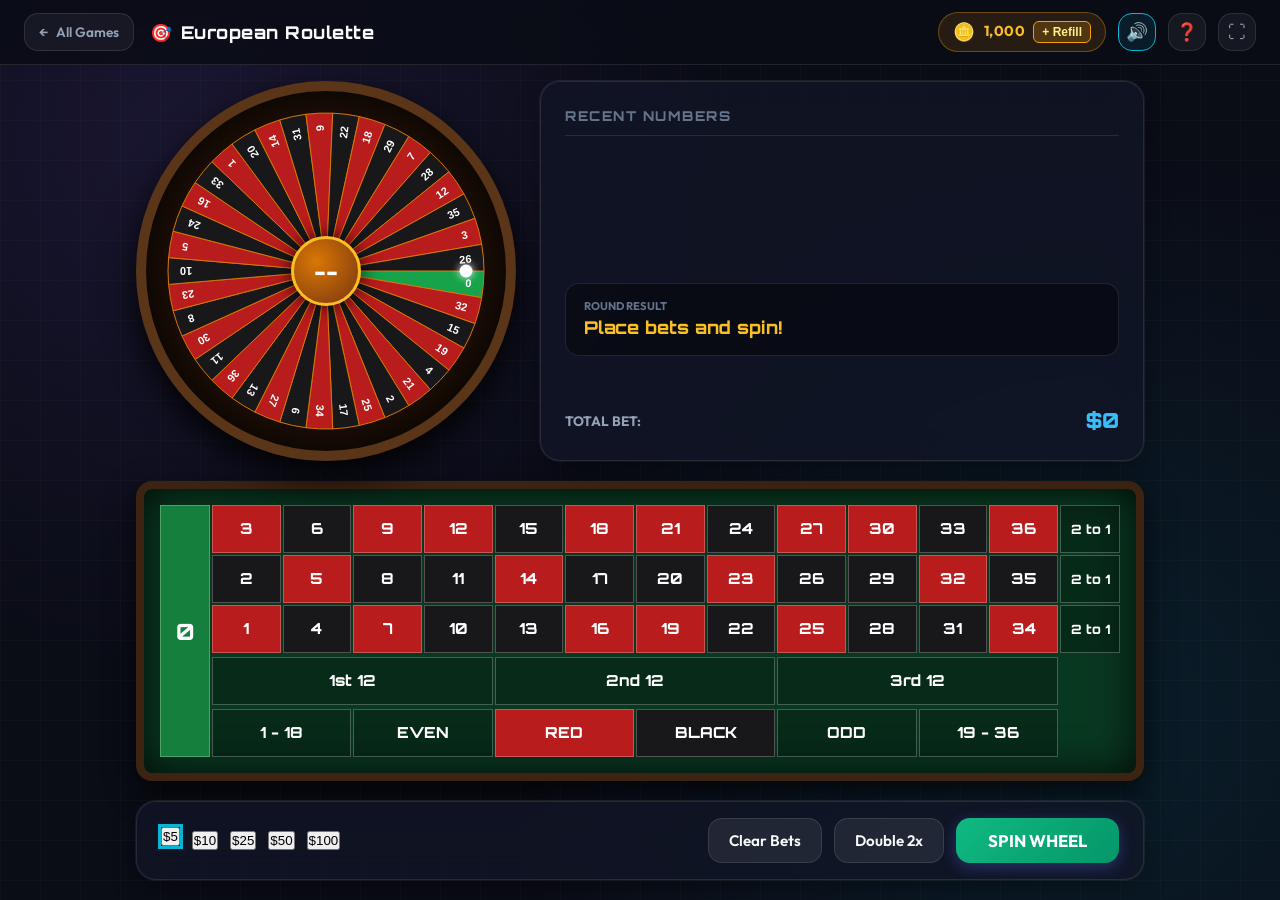
<file: games/roulette/index.html>
<!DOCTYPE html>
<html lang="en">
<head>
  <meta charset="UTF-8">
  <meta name="viewport" content="width=device-width, initial-scale=1.0">
  <title>European Roulette | Arcade Games</title>
  <meta name="description" content="Classic European Roulette with physics-based spinning wheel, interactive betting grid, inside and outside bets, and points to gamble.">
  <link rel="stylesheet" href="../../shared/css/shared.css">
  <link rel="stylesheet" href="roulette.css">
</head>
<body>
  <div id="arcade-nav-mount" 
       data-title="European Roulette" 
       data-icon="🎯" 
       data-chips="roulette_chips" 
       data-default-chips="1000">
  </div>

  <main class="roulette-container">
    <!-- Top Area: Wheel & History -->
    <div class="roulette-top-row">
      <!-- Wheel Canvas Frame -->
      <div class="wheel-box glass-panel">
        <canvas id="roulette-wheel-canvas" width="340" height="340"></canvas>
        <div class="wheel-center-hub">
          <span class="hub-num" id="winning-num-badge">--</span>
        </div>
      </div>

      <!-- Result & History Panel -->
      <div class="history-panel glass-panel">
        <div class="history-header">
          <span>RECENT NUMBERS</span>
        </div>
        <div class="history-pills-list" id="history-list">
          <!-- Filled by JS -->
        </div>

        <div class="round-outcome-box">
          <span class="outcome-lbl">ROUND RESULT</span>
          <span class="outcome-val" id="round-outcome-msg">Place bets and spin!</span>
        </div>

        <div class="current-wager-box">
          <span class="wager-lbl">TOTAL BET:</span>
          <span class="wager-val">$<span id="total-wager-val">0</span></span>
        </div>
      </div>
    </div>

    <!-- Betting Table Felt -->
    <div class="roulette-table-felt">
      <div class="felt-grid-wrapper" id="betting-board">
        <!-- 0 Green Cell -->
        <div class="bet-cell cell-zero" data-bet="num-0">0</div>

        <!-- 36 Numbers Grid (3 rows x 12 cols) -->
        <div class="numbers-matrix" id="numbers-grid">
          <!-- Rendered 1 to 36 by JS -->
        </div>

        <!-- 2 to 1 Columns -->
        <div class="col-bets-wrapper">
          <div class="bet-cell cell-col" data-bet="col-3">2 to 1</div>
          <div class="bet-cell cell-col" data-bet="col-2">2 to 1</div>
          <div class="bet-cell cell-col" data-bet="col-1">2 to 1</div>
        </div>

        <!-- Dozens (1st 12, 2nd 12, 3rd 12) -->
        <div class="dozens-wrapper">
          <div class="bet-cell cell-dozen" data-bet="doz-1">1st 12</div>
          <div class="bet-cell cell-dozen" data-bet="doz-2">2nd 12</div>
          <div class="bet-cell cell-dozen" data-bet="doz-3">3rd 12</div>
        </div>

        <!-- Outside Bets (1-18, EVEN, RED, BLACK, ODD, 19-36) -->
        <div class="outside-bets-wrapper">
          <div class="bet-cell cell-outside" data-bet="low">1 - 18</div>
          <div class="bet-cell cell-outside" data-bet="even">EVEN</div>
          <div class="bet-cell cell-outside cell-red" data-bet="red">RED</div>
          <div class="bet-cell cell-outside cell-black" data-bet="black">BLACK</div>
          <div class="bet-cell cell-outside" data-bet="odd">ODD</div>
          <div class="bet-cell cell-outside" data-bet="high">19 - 36</div>
        </div>
      </div>
    </div>

    <!-- Bottom Controls & Chip Tray -->
    <footer class="roulette-controls-bar glass-panel">
      <!-- Chips -->
      <div class="chip-tray">
        <button class="casino-chip chip-5 active" data-val="5">$5</button>
        <button class="casino-chip chip-10" data-val="10">$10</button>
        <button class="casino-chip chip-25" data-val="25">$25</button>
        <button class="casino-chip chip-50" data-val="50">$50</button>
        <button class="casino-chip chip-100" data-val="100">$100</button>
      </div>

      <!-- Actions -->
      <div class="roulette-action-btns">
        <button class="btn-secondary" id="btn-clear-bets">Clear Bets</button>
        <button class="btn-secondary" id="btn-double-bets">Double 2x</button>
        <button class="btn-primary spin-roulette-btn" id="btn-spin-wheel">SPIN WHEEL</button>
      </div>
    </footer>
  </main>

  <template id="game-instructions-template">
    <h4>European Roulette Rules & Payouts</h4>
    <p>Select your chip denomination, click on the betting table to place bets, and spin the wheel!</p>
    <ul>
      <li><strong>Straight Up (Single Number 0-36):</strong> 35 to 1</li>
      <li><strong>Red / Black, Even / Odd, 1-18 / 19-36:</strong> 1 to 1</li>
      <li><strong>Dozens & Columns (2 to 1):</strong> 2 to 1</li>
      <li><strong>Chips Bankroll:</strong> If you run low on chips, click <strong>+ Refill</strong> at the top to get 1,000 free chips anytime!</li>
    </ul>
  </template>

  <script src="../../shared/js/audio-engine.js"></script>
  <script src="../../shared/js/arcade-nav.js"></script>
  <script src="roulette.js"></script>
</body>
</html>
</file>
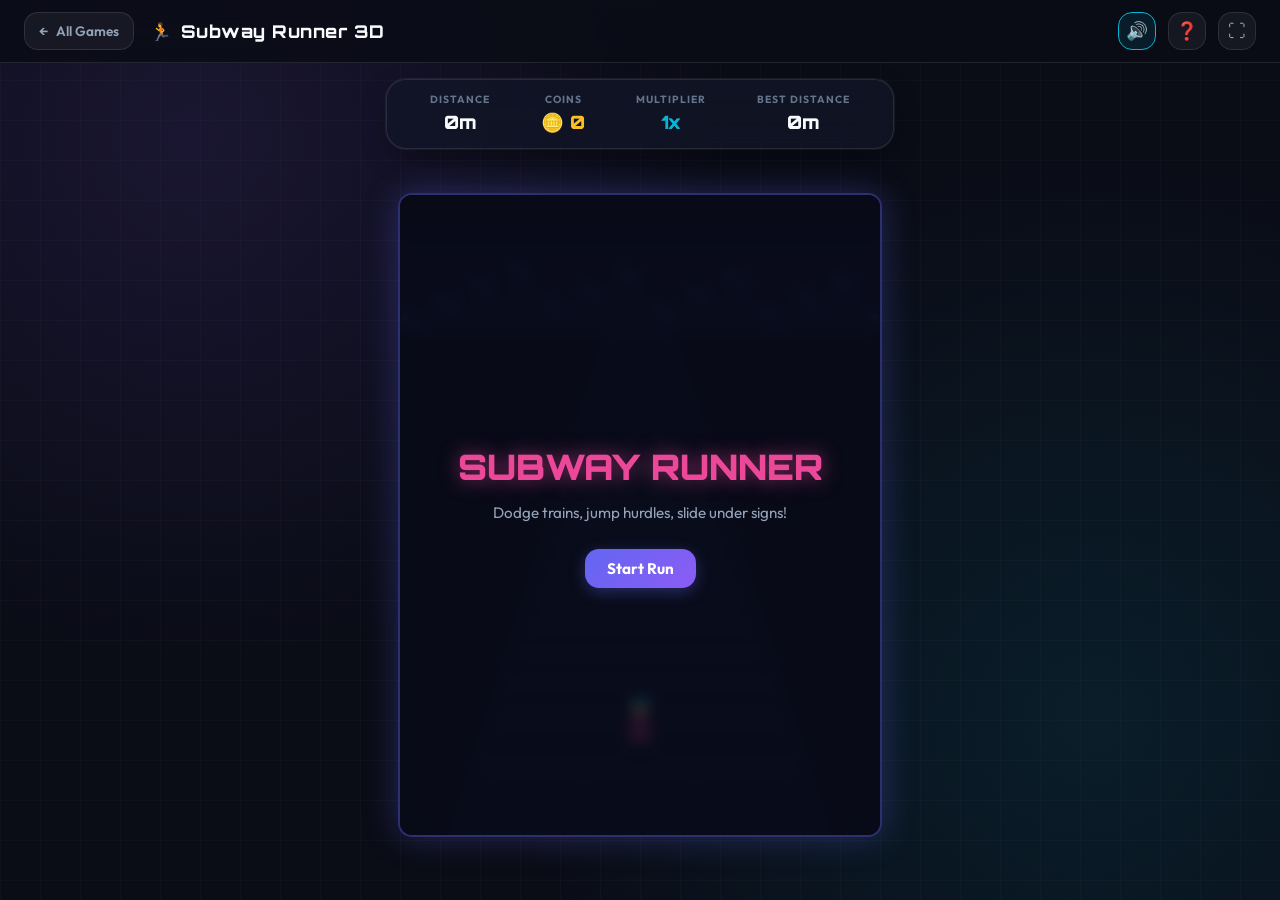
<file: games/runner/index.html>
<!DOCTYPE html>
<html lang="en">
<head>
  <meta charset="UTF-8">
  <meta name="viewport" content="width=device-width, initial-scale=1.0">
  <title>Subway Runner 3D | Arcade Games</title>
  <meta name="description" content="Fast-paced 3-lane Subway Surfers-style infinite runner. Switch lanes, jump over barriers, slide under overhead signs, and collect coins!">
  <link rel="stylesheet" href="../../shared/css/shared.css">
  <link rel="stylesheet" href="runner.css">
</head>
<body>
  <div id="arcade-nav-mount" data-title="Subway Runner 3D" data-icon="🏃"></div>

  <main class="runner-container">
    <!-- Top HUD -->
    <div class="runner-hud glass-panel">
      <div class="hud-item">
        <span class="hud-lbl">DISTANCE</span>
        <span class="hud-val" id="runner-dist">0m</span>
      </div>
      <div class="hud-item">
        <span class="hud-lbl">COINS</span>
        <span class="hud-val gold"><span class="coin-ico">🪙</span> <span id="runner-coins">0</span></span>
      </div>
      <div class="hud-item">
        <span class="hud-lbl">MULTIPLIER</span>
        <span class="hud-val cyan" id="runner-mult">1x</span>
      </div>
      <div class="hud-item">
        <span class="hud-lbl">BEST DISTANCE</span>
        <span class="hud-val" id="runner-high-dist">0m</span>
      </div>
    </div>

    <!-- Active Powerups Bar -->
    <div class="powerups-active-bar" id="powerups-bar"></div>

    <!-- 3D Track Canvas -->
    <div class="runner-canvas-wrap glass-panel">
      <canvas id="runner-canvas" width="480" height="640"></canvas>

      <!-- Overlay Screen -->
      <div class="runner-overlay" id="runner-overlay">
        <h2 id="runner-overlay-title">SUBWAY RUNNER</h2>
        <p id="runner-overlay-desc">Dodge trains, jump hurdles, slide under signs!</p>
        <button class="btn-primary" id="btn-start-runner">Start Run</button>
      </div>
    </div>

    <!-- Mobile Touch Controls -->
    <div class="runner-mobile-controls">
      <button class="touch-ctrl-btn" id="ctrl-left">◀ Left</button>
      <div class="touch-mid-group">
        <button class="touch-ctrl-btn acc" id="ctrl-up">▲ Jump</button>
        <button class="touch-ctrl-btn acc" id="ctrl-down">▼ Slide</button>
      </div>
      <button class="touch-ctrl-btn" id="ctrl-right">Right ▶</button>
    </div>
  </main>

  <template id="game-instructions-template">
    <h4>Subway Runner 3D Rules</h4>
    <p>Sprint through the subway tracks, dodging oncoming trains and hurdles while collecting coins and power-ups!</p>
    <ul>
      <li><strong>Low Barricades:</strong> Jump over them.</li>
      <li><strong>Overhead Signs:</strong> Slide / duck underneath them.</li>
      <li><strong>Subway Trains:</strong> Shift lanes to dodge!</li>
      <li><strong>Magnet Power-up (🧲):</strong> Automatically pulls in all nearby coins.</li>
      <li><strong>2x Multiplier (⚡):</strong> Doubles your points for 15 seconds!</li>
    </ul>
    <h4>Controls</h4>
    <ul>
      <li><span class="key-badge">←</span> / <span class="key-badge">A</span> Move to Left Lane</li>
      <li><span class="key-badge">→</span> / <span class="key-badge">D</span> Move to Right Lane</li>
      <li><span class="key-badge">↑</span> / <span class="key-badge">W</span> / <span class="key-badge">Space</span> Jump</li>
      <li><span class="key-badge">↓</span> / <span class="key-badge">S</span> Slide / Roll</li>
    </ul>
  </template>

  <script src="../../shared/js/audio-engine.js"></script>
  <script src="../../shared/js/arcade-nav.js"></script>
  <script src="runner.js"></script>
</body>
</html>
</file>
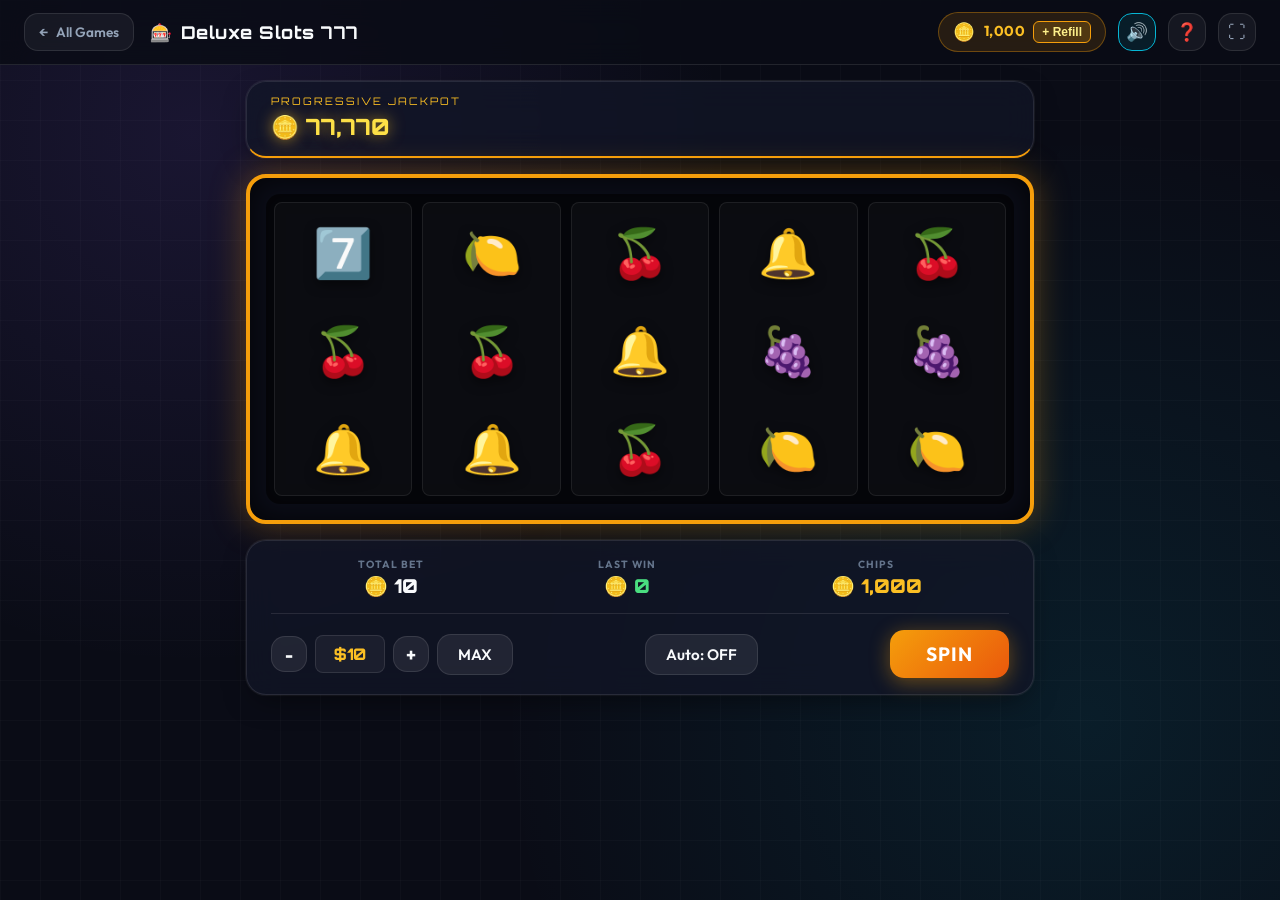
<file: games/slots/index.html>
<!DOCTYPE html>
<html lang="en">
<head>
  <meta charset="UTF-8">
  <meta name="viewport" content="width=device-width, initial-scale=1.0">
  <title>Deluxe Slots 777 | Arcade Games</title>
  <meta name="description" content="5-reel deluxe casino slot machine with 10 paylines, wild symbols, scatter free spins, big wins, and points to gamble.">
  <link rel="stylesheet" href="../../shared/css/shared.css">
  <link rel="stylesheet" href="slots.css">
</head>
<body>
  <div id="arcade-nav-mount" 
       data-title="Deluxe Slots 777" 
       data-icon="🎰" 
       data-chips="slots_chips" 
       data-default-chips="1000">
  </div>

  <main class="slots-container">
    <!-- Slot Cabinet Header -->
    <header class="slots-cabinet-header glass-panel">
      <div class="jackpot-banner">
        <span class="jackpot-tag">PROGRESSIVE JACKPOT</span>
        <span class="jackpot-val">🪙 <span id="jackpot-counter">77,770</span></span>
      </div>
      <div class="free-spins-indicator" id="free-spins-badge" style="display: none;">
        ⭐ FREE SPINS: <span id="fs-count">0</span> (3X MULTIPLIER!)
      </div>
    </header>

    <!-- Slot Machine Screen / Reels Matrix -->
    <div class="slot-reels-frame">
      <div class="slot-reels-matrix" id="reels-container">
        <!-- 5 Reels -->
        <div class="slot-reel" id="reel-0"><div class="reel-strip" id="strip-0"></div></div>
        <div class="slot-reel" id="reel-1"><div class="reel-strip" id="strip-1"></div></div>
        <div class="slot-reel" id="reel-2"><div class="reel-strip" id="strip-2"></div></div>
        <div class="slot-reel" id="reel-3"><div class="reel-strip" id="strip-3"></div></div>
        <div class="slot-reel" id="reel-4"><div class="reel-strip" id="strip-4"></div></div>
      </div>

      <!-- Win Announcement Overlay -->
      <div class="win-banner-overlay" id="win-banner" style="display: none;">
        <span class="win-title" id="win-banner-title">BIG WIN!</span>
        <span class="win-val">+🪙 <span id="win-banner-val">0</span></span>
      </div>
    </div>

    <!-- Machine Control Deck -->
    <footer class="slots-deck glass-panel">
      <div class="deck-readouts">
        <div class="readout-box">
          <span class="readout-lbl">TOTAL BET</span>
          <span class="readout-val" id="total-bet-val">🪙 10</span>
        </div>
        <div class="readout-box">
          <span class="readout-lbl">LAST WIN</span>
          <span class="readout-val highlight" id="last-win-val">🪙 0</span>
        </div>
        <div class="readout-box">
          <span class="readout-lbl">CHIPS</span>
          <span class="readout-val gold" id="deck-chips-val">🪙 1,000</span>
        </div>
      </div>

      <div class="deck-controls">
        <div class="bet-adjust-group">
          <button class="btn-secondary bet-btn" id="btn-bet-down">-</button>
          <span class="bet-amount-badge" id="bet-step-display">$10</span>
          <button class="btn-secondary bet-btn" id="btn-bet-up">+</button>
          <button class="btn-secondary" id="btn-max-bet">MAX</button>
        </div>

        <button class="btn-secondary" id="btn-auto-spin">Auto: OFF</button>
        <button class="btn-primary spin-main-btn" id="btn-spin">SPIN</button>
      </div>
    </footer>
  </main>

  <template id="game-instructions-template">
    <h4>Deluxe Slots 777 Rules</h4>
    <p>Spin the 5 reels and match symbols along the 10 active paylines from left to right!</p>
    <ul>
      <li><strong>🌟 WILD:</strong> Replaces any symbol except Scatter.</li>
      <li><strong>⚡ SCATTER:</strong> Hit 3 or more Scatters anywhere to trigger <strong>10 FREE SPINS</strong> with an automatic <strong>3x Multiplier</strong>!</li>
      <li><strong>💎 DIAMOND:</strong> Highest paying regular symbol (up to 500x bet).</li>
      <li><strong>7️⃣ LUCKY 7:</strong> 300x line bet for 5 of a kind.</li>
      <li><strong>Chips Bankroll:</strong> If you run out of chips, hit the <strong>+ Refill</strong> button at top to get 1,000 free coins instantly!</li>
    </ul>
  </template>

  <script src="../../shared/js/audio-engine.js"></script>
  <script src="../../shared/js/arcade-nav.js"></script>
  <script src="slots.js"></script>
</body>
</html>
</file>
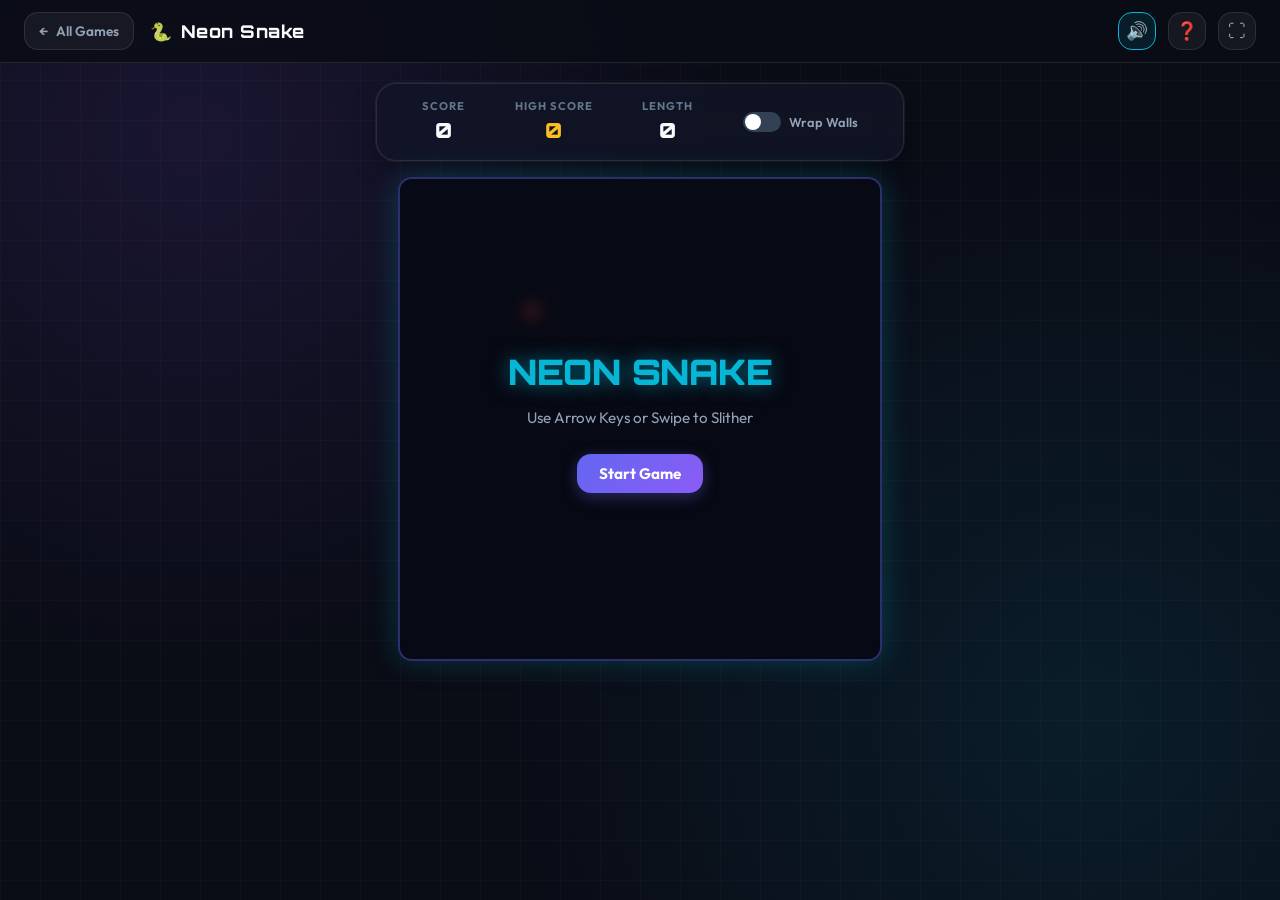
<file: games/snake/index.html>
<!DOCTYPE html>
<html lang="en">
<head>
  <meta charset="UTF-8">
  <meta name="viewport" content="width=device-width, initial-scale=1.0">
  <title>Neon Snake | Arcade Games</title>
  <meta name="description" content="Classic retro Snake game reimagined with vibrant neon graphics, golden bonus apples, speed boosts, and customizable wall modes.">
  <link rel="stylesheet" href="../../shared/css/shared.css">
  <link rel="stylesheet" href="snake.css">
</head>
<body>
  <div id="arcade-nav-mount" data-title="Neon Snake" data-icon="🐍"></div>

  <main class="snake-container">
    <div class="snake-top-stats glass-panel">
      <div class="snake-stat">
        <span class="stat-title">SCORE</span>
        <span class="stat-number" id="snake-score">0</span>
      </div>
      <div class="snake-stat">
        <span class="stat-title">HIGH SCORE</span>
        <span class="stat-number gold" id="snake-highscore">0</span>
      </div>
      <div class="snake-stat">
        <span class="stat-title">LENGTH</span>
        <span class="stat-number" id="snake-length">3</span>
      </div>
      <div class="mode-toggle-wrap">
        <label class="mode-label">
          <input type="checkbox" id="chk-wall-mode">
          <span class="custom-toggle"></span>
          <span id="wall-mode-text">Wrap Walls</span>
        </label>
      </div>
    </div>

    <div class="canvas-wrapper glass-panel">
      <canvas id="snake-canvas" width="480" height="480"></canvas>
      <div class="snake-overlay" id="snake-overlay">
        <h2 id="snake-overlay-title">NEON SNAKE</h2>
        <p id="snake-overlay-desc">Use Arrow Keys or Swipe to Slither</p>
        <button class="btn-primary" id="btn-start-snake">Start Game</button>
      </div>
    </div>

    <!-- Mobile Touch D-Pad -->
    <div class="dpad-container">
      <button class="dpad-btn up" id="dpad-up">▲</button>
      <div class="dpad-middle">
        <button class="dpad-btn left" id="dpad-left">◀</button>
        <button class="dpad-btn down" id="dpad-down">▼</button>
        <button class="dpad-btn right" id="dpad-right">▶</button>
      </div>
    </div>
  </main>

  <template id="game-instructions-template">
    <h4>How to Play Neon Snake</h4>
    <p>Guide your glowing neon snake to collect food, grow in length, and achieve the highest score possible without running into yourself!</p>
    <ul>
      <li><strong>Regular Food (🔴):</strong> +10 points & +1 length.</li>
      <li><strong>Golden Bonus (⭐):</strong> +50 points! Appears temporarily so grab it quick!</li>
      <li><strong>Wall Mode:</strong> Toggle whether walls wrap around or trigger a crash.</li>
    </ul>
    <h4>Controls</h4>
    <ul>
      <li><span class="key-badge">↑</span> / <span class="key-badge">W</span> Turn Up</li>
      <li><span class="key-badge">↓</span> / <span class="key-badge">S</span> Turn Down</li>
      <li><span class="key-badge">←</span> / <span class="key-badge">A</span> Turn Left</li>
      <li><span class="key-badge">→</span> / <span class="key-badge">D</span> Turn Right</li>
      <li><span class="key-badge">Space</span> Start / Restart</li>
    </ul>
  </template>

  <script src="../../shared/js/audio-engine.js"></script>
  <script src="../../shared/js/arcade-nav.js"></script>
  <script src="snake.js"></script>
</body>
</html>
</file>
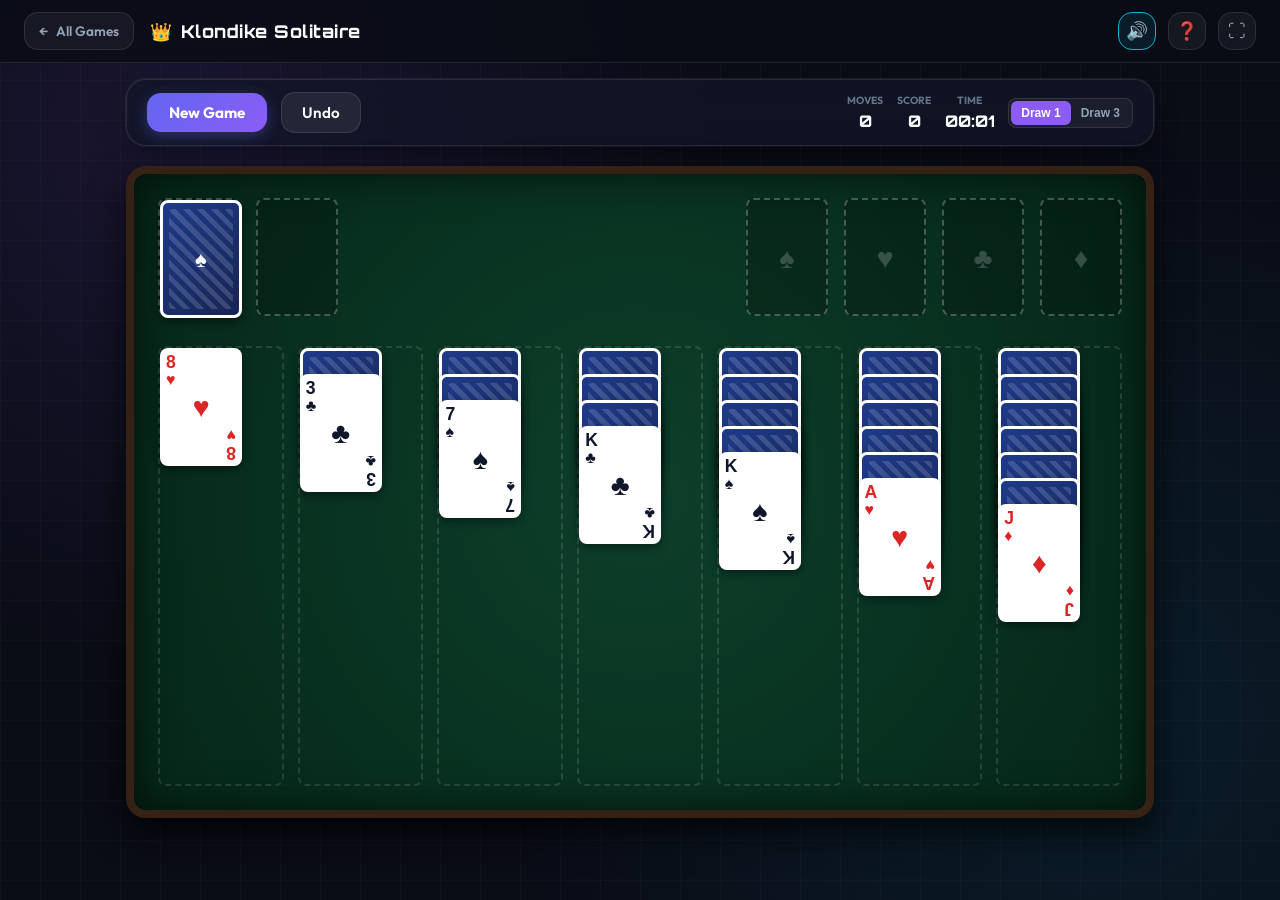
<file: games/solitaire/index.html>
<!DOCTYPE html>
<html lang="en">
<head>
  <meta charset="UTF-8">
  <meta name="viewport" content="width=device-width, initial-scale=1.0">
  <title>Klondike Solitaire | Arcade Games</title>
  <meta name="description" content="Classic Klondike Solitaire with drag and drop, smart click moves, auto-complete, and classic winning card cascade.">
  <link rel="stylesheet" href="../../shared/css/shared.css">
  <link rel="stylesheet" href="solitaire.css">
</head>
<body>
  <div id="arcade-nav-mount" data-title="Klondike Solitaire" data-icon="👑"></div>

  <main class="solitaire-container">
    <!-- Top Action Bar -->
    <header class="solitaire-stats-bar glass-panel">
      <div class="stats-left">
        <button class="btn-primary" id="btn-new-game">New Game</button>
        <button class="btn-secondary" id="btn-undo">Undo</button>
        <button class="btn-secondary" id="btn-autocomplete" style="display: none;">Auto-Complete ⚡</button>
      </div>
      <div class="stats-right">
        <div class="stat-item">
          <span class="stat-lbl">MOVES</span>
          <span class="stat-num" id="sol-moves">0</span>
        </div>
        <div class="stat-item">
          <span class="stat-lbl">SCORE</span>
          <span class="stat-num" id="sol-score">0</span>
        </div>
        <div class="stat-item">
          <span class="stat-lbl">TIME</span>
          <span class="stat-num" id="sol-timer">00:00</span>
        </div>
        <div class="draw-toggle">
          <button class="btn-draw-mode active" id="btn-draw-1" data-mode="1">Draw 1</button>
          <button class="btn-draw-mode" id="btn-draw-3" data-mode="3">Draw 3</button>
        </div>
      </div>
    </header>

    <!-- Solitaire Board -->
    <div class="solitaire-board" id="sol-board">
      <!-- Top Row: Stock, Waste, and 4 Foundations -->
      <div class="sol-top-row">
        <div class="stock-waste-group">
          <div class="card-slot stock-slot" id="slot-stock" title="Draw Card">
            <span class="slot-placeholder">🔄</span>
          </div>
          <div class="card-slot waste-slot" id="slot-waste"></div>
        </div>

        <div class="foundations-group">
          <div class="card-slot foundation-slot" id="found-0" data-found="0"><span class="slot-placeholder">♠</span></div>
          <div class="card-slot foundation-slot" id="found-1" data-found="1"><span class="slot-placeholder">♥</span></div>
          <div class="card-slot foundation-slot" id="found-2" data-found="2"><span class="slot-placeholder">♣</span></div>
          <div class="card-slot foundation-slot" id="found-3" data-found="3"><span class="slot-placeholder">♦</span></div>
        </div>
      </div>

      <!-- Bottom Row: 7 Tableau Columns -->
      <div class="tableau-row">
        <div class="tableau-col" id="tab-0" data-col="0"></div>
        <div class="tableau-col" id="tab-1" data-col="1"></div>
        <div class="tableau-col" id="tab-2" data-col="2"></div>
        <div class="tableau-col" id="tab-3" data-col="3"></div>
        <div class="tableau-col" id="tab-4" data-col="4"></div>
        <div class="tableau-col" id="tab-5" data-col="5"></div>
        <div class="tableau-col" id="tab-6" data-col="6"></div>
      </div>
    </div>

    <!-- Win Canvas Celebration (Classic Bouncing Cards) -->
    <canvas id="sol-win-canvas" class="win-canvas hidden"></canvas>
  </main>

  <template id="game-instructions-template">
    <h4>Klondike Solitaire Rules</h4>
    <p>Build all four card suits up from Ace to King onto the Foundation piles.</p>
    <ul>
      <li><strong>Tableau:</strong> Stack cards in descending rank with alternating colors (Red Jack on Black Queen).</li>
      <li><strong>Empty Column:</strong> Only a King or a sequence starting with a King can be placed in an empty tableau column.</li>
      <li><strong>Stock & Waste:</strong> Click the stock pile to draw cards. Toggle Draw 1 or Draw 3 at the top.</li>
      <li><strong>Smart Move:</strong> Click or double-click any playable card to instantly send it to the best available spot!</li>
      <li><strong>Undo:</strong> Easily step back any accidental moves with the Undo button.</li>
    </ul>
  </template>

  <script src="../../shared/js/audio-engine.js"></script>
  <script src="../../shared/js/arcade-nav.js"></script>
  <script src="solitaire.js"></script>
</body>
</html>
</file>
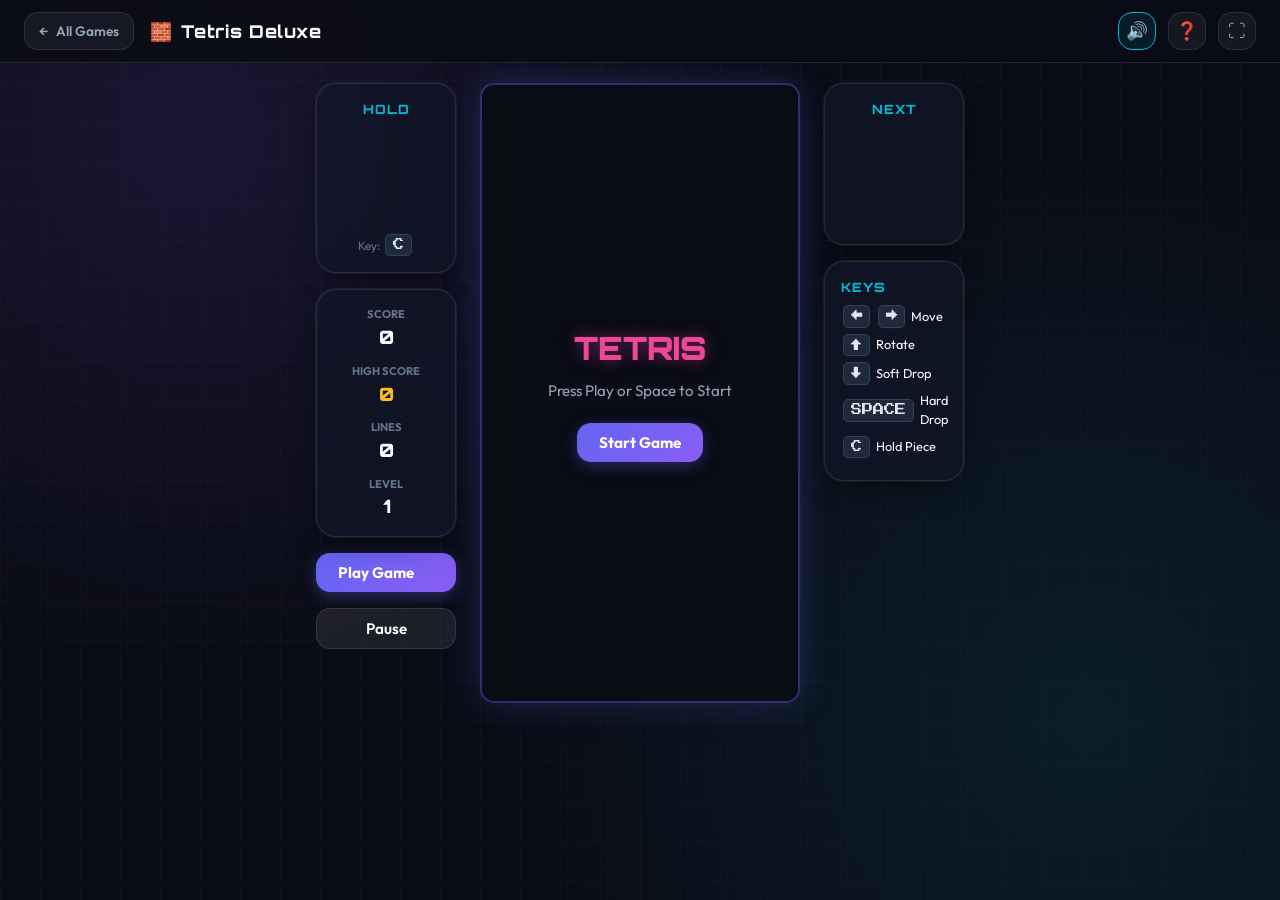
<file: games/tetris/index.html>
<!DOCTYPE html>
<html lang="en">
<head>
  <meta charset="UTF-8">
  <meta name="viewport" content="width=device-width, initial-scale=1.0">
  <title>Tetris Deluxe | Arcade Games</title>
  <meta name="description" content="Play classic Tetris with ghost piece, hold queue, hard drop, and neon visual effects.">
  <link rel="stylesheet" href="../../shared/css/shared.css">
  <link rel="stylesheet" href="tetris.css">
</head>
<body>
  <div id="arcade-nav-mount" data-title="Tetris Deluxe" data-icon="🧱"></div>

  <main class="tetris-main-wrap">
    <div class="tetris-layout">
      <!-- Left Side Panel: Hold Queue & Controls -->
      <aside class="tetris-side-col">
        <div class="glass-panel side-box">
          <div class="side-title">HOLD</div>
          <canvas id="hold-canvas" width="100" height="100"></canvas>
          <div class="side-hint">Key: <span class="key-badge">C</span></div>
        </div>

        <div class="glass-panel side-box stats-box">
          <div class="stat-group">
            <span class="stat-lbl">SCORE</span>
            <span class="stat-val" id="tetris-score">0</span>
          </div>
          <div class="stat-group">
            <span class="stat-lbl">HIGH SCORE</span>
            <span class="stat-val highlight" id="tetris-high-score">0</span>
          </div>
          <div class="stat-group">
            <span class="stat-lbl">LINES</span>
            <span class="stat-val" id="tetris-lines">0</span>
          </div>
          <div class="stat-group">
            <span class="stat-lbl">LEVEL</span>
            <span class="stat-val" id="tetris-level">1</span>
          </div>
        </div>

        <button class="btn-primary" id="btn-start-tetris">Play Game</button>
        <button class="btn-secondary" id="btn-pause-tetris">Pause</button>
      </aside>

      <!-- Center Board -->
      <section class="tetris-board-wrap glass-panel">
        <canvas id="tetris-canvas" width="300" height="600"></canvas>
        <div class="overlay-screen" id="tetris-overlay">
          <h2 id="overlay-title">TETRIS</h2>
          <p id="overlay-msg">Press Play or Space to Start</p>
          <button class="btn-primary" id="btn-overlay-action">Start Game</button>
        </div>
      </section>

      <!-- Right Side Panel: Next Queue -->
      <aside class="tetris-side-col">
        <div class="glass-panel side-box">
          <div class="side-title">NEXT</div>
          <canvas id="next-canvas" width="100" height="100"></canvas>
        </div>

        <div class="glass-panel side-box controls-summary">
          <div class="side-title">KEYS</div>
          <div class="key-line"><span class="key-badge">←</span> <span class="key-badge">→</span> Move</div>
          <div class="key-line"><span class="key-badge">↑</span> Rotate</div>
          <div class="key-line"><span class="key-badge">↓</span> Soft Drop</div>
          <div class="key-line"><span class="key-badge">SPACE</span> Hard Drop</div>
          <div class="key-line"><span class="key-badge">C</span> Hold Piece</div>
        </div>
      </aside>
    </div>

    <!-- Mobile Touch Controls -->
    <div class="mobile-controls-wrap">
      <div class="mobile-btn-group">
        <button class="touch-btn" id="m-btn-left">◀</button>
        <button class="touch-btn" id="m-btn-down">▼</button>
        <button class="touch-btn" id="m-btn-right">▶</button>
      </div>
      <div class="mobile-btn-group">
        <button class="touch-btn touch-btn-acc" id="m-btn-rotate">🔄</button>
        <button class="touch-btn touch-btn-drop" id="m-btn-drop">⚡</button>
        <button class="touch-btn" id="m-btn-hold">HOLD</button>
      </div>
    </div>
  </main>

  <template id="game-instructions-template">
    <h4>Tetris Rules & Scoring</h4>
    <p>Fit the falling tetromino shapes together to fill horizontal rows. When a row is completely filled with blocks, it vanishes and awards points!</p>
    <ul>
      <li><strong>Single Line:</strong> 100 × Level points</li>
      <li><strong>Double Lines:</strong> 300 × Level points</li>
      <li><strong>Triple Lines:</strong> 500 × Level points</li>
      <li><strong>Tetris (4 Lines):</strong> 800 × Level points</li>
    </ul>
    <h4>Controls</h4>
    <ul>
      <li><span class="key-badge">←</span> <span class="key-badge">→</span> Shift piece left/right</li>
      <li><span class="key-badge">↑</span> / <span class="key-badge">X</span> Rotate clockwise</li>
      <li><span class="key-badge">Z</span> Rotate counter-clockwise</li>
      <li><span class="key-badge">↓</span> Soft drop faster</li>
      <li><span class="key-badge">Space</span> Instant hard drop</li>
      <li><span class="key-badge">C</span> / <span class="key-badge">Shift</span> Swap to Hold queue</li>
    </ul>
  </template>

  <script src="../../shared/js/audio-engine.js"></script>
  <script src="../../shared/js/arcade-nav.js"></script>
  <script src="tetris.js"></script>
</body>
</html>
</file>
<file: shared/css/shared.css>
/* Shared Neon Arcade Design System */
@import url('https://fonts.googleapis.com/css2?family=Orbitron:wght@600;800;900&family=Outfit:wght@300;400;500;600;700;800&family=Press+Start+2P&display=swap');

:root {
  --bg-main: #0a0c16;
  --bg-card: rgba(18, 22, 39, 0.75);
  --bg-card-hover: rgba(28, 34, 60, 0.85);
  --bg-glass: rgba(15, 18, 34, 0.65);
  --border-glass: rgba(255, 255, 255, 0.1);
  --border-glow: rgba(99, 102, 241, 0.4);

  --accent-cyan: #06b6d4;
  --accent-cyan-glow: rgba(6, 182, 212, 0.4);
  --accent-pink: #ec4899;
  --accent-pink-glow: rgba(236, 72, 153, 0.4);
  --accent-purple: #8b5cf6;
  --accent-amber: #f59e0b;
  --accent-emerald: #10b981;
  --accent-red: #ef4444;

  --text-primary: #f8fafc;
  --text-secondary: #94a3b8;
  --text-muted: #64748b;

  --font-display: 'Orbitron', -apple-system, sans-serif;
  --font-retro: 'Press Start 2P', monospace;
  --font-sans: 'Outfit', -apple-system, sans-serif;

  --radius-sm: 8px;
  --radius-md: 14px;
  --radius-lg: 20px;
  --radius-full: 9999px;

  --shadow-card: 0 10px 30px -10px rgba(0, 0, 0, 0.6), 0 0 1px 1px rgba(255, 255, 255, 0.08);
  --shadow-glow: 0 0 25px rgba(99, 102, 241, 0.35);
}

*, *::before, *::after {
  box-sizing: border-box;
  margin: 0;
  padding: 0;
}

body {
  font-family: var(--font-sans);
  background-color: var(--bg-main);
  color: var(--text-primary);
  min-height: 100vh;
  line-height: 1.5;
  overflow-x: hidden;
  position: relative;
  background-image: 
    radial-gradient(circle at 15% 15%, rgba(139, 92, 246, 0.12) 0%, transparent 40%),
    radial-gradient(circle at 85% 80%, rgba(6, 182, 212, 0.1) 0%, transparent 45%),
    linear-gradient(rgba(255, 255, 255, 0.02) 1px, transparent 1px),
    linear-gradient(90deg, rgba(255, 255, 255, 0.02) 1px, transparent 1px);
  background-size: 100% 100%, 100% 100%, 40px 40px, 40px 40px;
}

/* Scrollbar */
::-webkit-scrollbar {
  width: 8px;
  height: 8px;
}
::-webkit-scrollbar-track {
  background: var(--bg-main);
}
::-webkit-scrollbar-thumb {
  background: #1e293b;
  border-radius: 4px;
}
::-webkit-scrollbar-thumb:hover {
  background: #334155;
}

/* Reusable Arcade Top Navigation Bar */
.arcade-nav {
  position: sticky;
  top: 0;
  z-index: 100;
  display: flex;
  align-items: center;
  justify-content: space-between;
  padding: 12px 24px;
  background: rgba(10, 12, 22, 0.85);
  backdrop-filter: blur(14px);
  -webkit-backdrop-filter: blur(14px);
  border-bottom: 1px solid var(--border-glass);
}

.arcade-nav-left {
  display: flex;
  align-items: center;
  gap: 16px;
}

.arcade-nav-brand {
  display: flex;
  align-items: center;
  gap: 10px;
  text-decoration: none;
  color: var(--text-primary);
  font-family: var(--font-display);
  font-weight: 800;
  font-size: 1.15rem;
  letter-spacing: 1px;
}

.arcade-nav-brand .brand-icon {
  font-size: 1.4rem;
  filter: drop-shadow(0 0 8px var(--accent-pink-glow));
}

.arcade-nav-brand .brand-badge {
  font-size: 0.65rem;
  padding: 2px 8px;
  border-radius: var(--radius-full);
  background: linear-gradient(135deg, var(--accent-pink), var(--accent-purple));
  color: white;
  text-transform: uppercase;
  font-family: var(--font-sans);
  font-weight: 700;
  letter-spacing: 0.5px;
}

.arcade-nav-btn-back {
  display: inline-flex;
  align-items: center;
  gap: 8px;
  padding: 8px 14px;
  border-radius: var(--radius-md);
  background: rgba(255, 255, 255, 0.05);
  border: 1px solid var(--border-glass);
  color: var(--text-secondary);
  font-size: 0.85rem;
  font-weight: 600;
  text-decoration: none;
  transition: all 0.2s ease;
}

.arcade-nav-btn-back:hover {
  background: rgba(255, 255, 255, 0.12);
  color: var(--text-primary);
  transform: translateX(-2px);
}

.arcade-nav-center {
  display: flex;
  align-items: center;
  gap: 12px;
}

.game-header-title {
  font-family: var(--font-display);
  font-size: 1.1rem;
  font-weight: 800;
  color: var(--text-primary);
  display: flex;
  align-items: center;
  gap: 8px;
  letter-spacing: 0.5px;
}

.arcade-nav-right {
  display: flex;
  align-items: center;
  gap: 12px;
}

/* Points / Chips Balance Pill */
.nav-points-pill {
  display: inline-flex;
  align-items: center;
  gap: 8px;
  padding: 6px 14px;
  border-radius: var(--radius-full);
  background: rgba(245, 158, 11, 0.12);
  border: 1px solid rgba(245, 158, 11, 0.35);
  color: #fbbf24;
  font-weight: 700;
  font-size: 0.9rem;
  letter-spacing: 0.5px;
}

.nav-points-pill .coin-icon {
  font-size: 1.1rem;
  animation: pulseCoin 2s infinite ease-in-out;
}

@keyframes pulseCoin {
  0%, 100% { transform: scale(1); }
  50% { transform: scale(1.15); }
}

.btn-refill-chips {
  background: rgba(245, 158, 11, 0.2);
  border: 1px solid #f59e0b;
  color: #fef08a;
  padding: 3px 8px;
  border-radius: 6px;
  font-size: 0.75rem;
  font-weight: 700;
  cursor: pointer;
  transition: all 0.2s ease;
}
.btn-refill-chips:hover {
  background: #f59e0b;
  color: #000;
}

/* Icon Buttons */
.nav-icon-btn {
  background: rgba(255, 255, 255, 0.05);
  border: 1px solid var(--border-glass);
  color: var(--text-secondary);
  width: 38px;
  height: 38px;
  border-radius: var(--radius-md);
  display: inline-flex;
  align-items: center;
  justify-content: center;
  cursor: pointer;
  font-size: 1.1rem;
  transition: all 0.2s ease;
}

.nav-icon-btn:hover {
  background: rgba(255, 255, 255, 0.12);
  color: var(--text-primary);
  border-color: rgba(255, 255, 255, 0.25);
}

.nav-icon-btn.active {
  color: var(--accent-cyan);
  border-color: var(--accent-cyan);
  background: rgba(6, 182, 212, 0.1);
}

/* Standard Buttons */
.btn-primary {
  background: linear-gradient(135deg, #6366f1, #8b5cf6);
  border: none;
  color: white;
  padding: 10px 22px;
  border-radius: var(--radius-md);
  font-family: var(--font-sans);
  font-weight: 700;
  font-size: 0.95rem;
  cursor: pointer;
  box-shadow: 0 4px 15px rgba(99, 102, 241, 0.35);
  transition: all 0.2s ease;
  display: inline-flex;
  align-items: center;
  gap: 8px;
}

.btn-primary:hover {
  transform: translateY(-2px);
  box-shadow: 0 6px 20px rgba(99, 102, 241, 0.5);
  filter: brightness(1.1);
}

.btn-primary:active {
  transform: translateY(0);
}

.btn-secondary {
  background: rgba(255, 255, 255, 0.08);
  border: 1px solid var(--border-glass);
  color: var(--text-primary);
  padding: 10px 20px;
  border-radius: var(--radius-md);
  font-family: var(--font-sans);
  font-weight: 600;
  font-size: 0.95rem;
  cursor: pointer;
  transition: all 0.2s ease;
}

.btn-secondary:hover {
  background: rgba(255, 255, 255, 0.15);
  border-color: rgba(255, 255, 255, 0.25);
}

.btn-danger {
  background: linear-gradient(135deg, #ef4444, #dc2626);
  border: none;
  color: white;
  padding: 10px 20px;
  border-radius: var(--radius-md);
  font-weight: 700;
  cursor: pointer;
  transition: all 0.2s ease;
}

.btn-danger:hover {
  filter: brightness(1.1);
  transform: translateY(-1px);
}

/* Glass Card */
.glass-panel {
  background: var(--bg-card);
  backdrop-filter: blur(16px);
  -webkit-backdrop-filter: blur(16px);
  border: 1px solid var(--border-glass);
  border-radius: var(--radius-lg);
  box-shadow: var(--shadow-card);
}

/* Modal Overlay */
.modal-overlay {
  position: fixed;
  inset: 0;
  background: rgba(0, 0, 0, 0.75);
  backdrop-filter: blur(8px);
  -webkit-backdrop-filter: blur(8px);
  z-index: 1000;
  display: flex;
  align-items: center;
  justify-content: center;
  padding: 20px;
  opacity: 0;
  pointer-events: none;
  transition: opacity 0.25s ease;
}

.modal-overlay.open {
  opacity: 1;
  pointer-events: auto;
}

.modal-content {
  background: #13172c;
  border: 1px solid rgba(255, 255, 255, 0.15);
  border-radius: var(--radius-lg);
  width: 100%;
  max-width: 520px;
  box-shadow: 0 25px 50px -12px rgba(0, 0, 0, 0.8), 0 0 30px rgba(99, 102, 241, 0.25);
  overflow: hidden;
  transform: scale(0.95);
  transition: transform 0.25s ease;
}

.modal-overlay.open .modal-content {
  transform: scale(1);
}

.modal-header {
  display: flex;
  align-items: center;
  justify-content: space-between;
  padding: 18px 24px;
  border-bottom: 1px solid var(--border-glass);
  background: rgba(255, 255, 255, 0.02);
}

.modal-title {
  font-family: var(--font-display);
  font-size: 1.15rem;
  color: var(--text-primary);
  display: flex;
  align-items: center;
  gap: 10px;
}

.modal-close {
  background: transparent;
  border: none;
  color: var(--text-secondary);
  font-size: 1.4rem;
  cursor: pointer;
  line-height: 1;
  padding: 4px;
  border-radius: 4px;
  transition: color 0.2s;
}

.modal-close:hover {
  color: var(--text-primary);
}

.modal-body {
  padding: 24px;
  max-height: 70vh;
  overflow-y: auto;
  color: var(--text-secondary);
  font-size: 0.95rem;
  line-height: 1.6;
}

.modal-body h4 {
  color: var(--text-primary);
  font-family: var(--font-display);
  font-size: 0.9rem;
  margin: 16px 0 8px;
  letter-spacing: 0.5px;
}

.modal-body h4:first-child {
  margin-top: 0;
}

.modal-body ul {
  padding-left: 20px;
  margin-bottom: 12px;
}

.modal-body li {
  margin-bottom: 6px;
}

.key-badge {
  display: inline-block;
  padding: 2px 7px;
  border-radius: 5px;
  background: #1e293b;
  border: 1px solid #334155;
  color: #e2e8f0;
  font-family: var(--font-retro);
  font-size: 0.7rem;
  box-shadow: 0 2px 0 #0f172a;
  margin: 0 2px;
}

/* Toast Notification */
.arcade-toast {
  position: fixed;
  bottom: 24px;
  right: 24px;
  z-index: 9999;
  background: #1e2544;
  color: #f8fafc;
  padding: 12px 20px;
  border-radius: var(--radius-md);
  border: 1px solid var(--border-glow);
  box-shadow: 0 10px 25px rgba(0, 0, 0, 0.6), 0 0 20px rgba(99, 102, 241, 0.3);
  font-weight: 600;
  font-size: 0.9rem;
  display: flex;
  align-items: center;
  gap: 10px;
  transform: translateY(100px);
  opacity: 0;
  transition: all 0.3s cubic-bezier(0.34, 1.56, 0.64, 1);
  pointer-events: none;
}

.arcade-toast.show {
  transform: translateY(0);
  opacity: 1;
}

/* Responsive tweaks */
@media (max-width: 768px) {
  .arcade-nav {
    padding: 10px 14px;
  }
  .arcade-nav-brand span.brand-text {
    display: none;
  }
  .nav-points-pill {
    padding: 4px 10px;
    font-size: 0.8rem;
  }
}
</file>
<file: portal.css>
/* Arcade Portal Styles */
.portal-hero {
  position: relative;
  text-align: center;
  padding: 50px 20px 30px;
  overflow: hidden;
}

.hero-glow {
  position: absolute;
  top: -80px;
  left: 50%;
  transform: translateX(-50%);
  width: 600px;
  height: 300px;
  background: radial-gradient(circle, rgba(99, 102, 241, 0.25), rgba(236, 72, 153, 0.15), transparent 70%);
  filter: blur(40px);
  pointer-events: none;
}

.hero-content {
  position: relative;
  z-index: 5;
  max-width: 800px;
  margin: 0 auto;
}

.hero-tag {
  display: inline-block;
  font-family: var(--font-display);
  font-size: 0.75rem;
  letter-spacing: 2px;
  color: var(--accent-cyan);
  background: rgba(6, 182, 212, 0.1);
  border: 1px solid rgba(6, 182, 212, 0.3);
  padding: 4px 14px;
  border-radius: var(--radius-full);
  margin-bottom: 16px;
}

.hero-title {
  font-family: var(--font-display);
  font-size: 3rem;
  font-weight: 900;
  letter-spacing: 2px;
  background: linear-gradient(135deg, #ffffff, #e2e8f0 40%, #a5b4fc 80%, #f472b6 100%);
  -webkit-background-clip: text;
  -webkit-text-fill-color: transparent;
  text-shadow: 0 0 35px rgba(99, 102, 241, 0.5);
  margin-bottom: 12px;
}

.hero-sub {
  color: var(--text-secondary);
  font-size: 1.1rem;
  max-width: 580px;
  margin: 0 auto 28px;
}

/* Search Bar */
.search-bar-wrap {
  position: relative;
  max-width: 540px;
  margin: 0 auto 24px;
}

.search-bar-wrap input {
  width: 100%;
  background: rgba(18, 22, 39, 0.85);
  border: 1px solid var(--border-glass);
  border-radius: var(--radius-full);
  padding: 14px 44px 14px 46px;
  color: var(--text-primary);
  font-family: var(--font-sans);
  font-size: 1rem;
  box-shadow: 0 4px 20px rgba(0, 0, 0, 0.4);
  outline: none;
  transition: all 0.2s ease;
}

.search-bar-wrap input:focus {
  border-color: var(--accent-cyan);
  box-shadow: 0 0 25px rgba(6, 182, 212, 0.35);
}

.search-icon {
  position: absolute;
  left: 16px;
  top: 50%;
  transform: translateY(-50%);
  font-size: 1.1rem;
  color: var(--text-muted);
}

.search-clear {
  position: absolute;
  right: 14px;
  top: 50%;
  transform: translateY(-50%);
  background: transparent;
  border: none;
  color: var(--text-muted);
  font-size: 1.4rem;
  cursor: pointer;
  padding: 2px 6px;
}

.search-clear.hidden {
  display: none;
}

/* Category Filter Tabs */
.category-tabs {
  display: flex;
  justify-content: center;
  flex-wrap: wrap;
  gap: 10px;
}

.cat-tab {
  background: rgba(255, 255, 255, 0.05);
  border: 1px solid var(--border-glass);
  color: var(--text-secondary);
  padding: 8px 18px;
  border-radius: var(--radius-full);
  font-family: var(--font-sans);
  font-size: 0.9rem;
  font-weight: 600;
  cursor: pointer;
  transition: all 0.2s ease;
}

.cat-tab:hover {
  background: rgba(255, 255, 255, 0.1);
  color: var(--text-primary);
}

.cat-tab.active {
  background: linear-gradient(135deg, var(--accent-purple), #6366f1);
  color: white;
  border-color: transparent;
  box-shadow: 0 4px 15px rgba(99, 102, 241, 0.4);
}

/* Main Grid */
.portal-main {
  max-width: 1240px;
  margin: 10px auto 60px;
  padding: 0 20px;
}

.games-grid {
  display: grid;
  grid-template-columns: repeat(auto-fill, minmax(280px, 1fr));
  gap: 24px;
}

/* Game Card */
.game-card {
  background: var(--bg-card);
  border: 1px solid var(--border-glass);
  border-radius: var(--radius-lg);
  box-shadow: var(--shadow-card);
  backdrop-filter: blur(14px);
  -webkit-backdrop-filter: blur(14px);
  overflow: hidden;
  display: flex;
  flex-direction: column;
  transition: transform 0.25s cubic-bezier(0.2, 0.8, 0.2, 1), border-color 0.25s ease, box-shadow 0.25s ease;
  text-decoration: none;
  color: inherit;
  position: relative;
}

.game-card:hover {
  transform: translateY(-6px);
  border-color: rgba(99, 102, 241, 0.5);
  box-shadow: 0 15px 35px rgba(0, 0, 0, 0.8), 0 0 30px rgba(99, 102, 241, 0.3);
}

.card-banner {
  height: 140px;
  position: relative;
  display: flex;
  align-items: center;
  justify-content: center;
  overflow: hidden;
}

.card-banner-icon {
  font-size: 4.5rem;
  filter: drop-shadow(0 6px 12px rgba(0, 0, 0, 0.6));
  transition: transform 0.3s ease;
}

.game-card:hover .card-banner-icon {
  transform: scale(1.15) rotate(3deg);
}

.card-badge {
  position: absolute;
  top: 12px;
  right: 12px;
  font-family: var(--font-display);
  font-size: 0.65rem;
  font-weight: 800;
  letter-spacing: 0.8px;
  padding: 3px 10px;
  border-radius: var(--radius-full);
  background: rgba(0, 0, 0, 0.65);
  backdrop-filter: blur(6px);
  border: 1px solid rgba(255, 255, 255, 0.2);
  color: white;
}

.card-body {
  padding: 20px;
  display: flex;
  flex-direction: column;
  flex: 1;
}

.card-title {
  font-family: var(--font-display);
  font-size: 1.25rem;
  font-weight: 800;
  color: var(--text-primary);
  margin-bottom: 6px;
}

.card-desc {
  font-size: 0.88rem;
  color: var(--text-secondary);
  line-height: 1.5;
  margin-bottom: 16px;
  flex: 1;
}

.card-meta {
  display: flex;
  justify-content: space-between;
  align-items: center;
  border-top: 1px solid var(--border-glass);
  padding-top: 12px;
  margin-bottom: 16px;
  font-size: 0.8rem;
  color: var(--text-muted);
}

.card-high-score strong {
  color: #fbbf24;
}

.card-play-btn {
  width: 100%;
  display: flex;
  align-items: center;
  justify-content: center;
  gap: 8px;
  padding: 10px;
  background: rgba(255, 255, 255, 0.06);
  border: 1px solid var(--border-glass);
  border-radius: var(--radius-md);
  color: var(--text-primary);
  font-family: var(--font-display);
  font-weight: 800;
  font-size: 0.85rem;
  letter-spacing: 0.8px;
  transition: all 0.2s ease;
}

.game-card:hover .card-play-btn {
  background: linear-gradient(135deg, #6366f1, #ec4899);
  border-color: transparent;
  box-shadow: 0 4px 15px rgba(236, 72, 153, 0.4);
}

/* Card Themes */
.theme-tetris { background: linear-gradient(135deg, #0284c7, #0369a1); }
.theme-blackjack { background: linear-gradient(135deg, #059669, #047857); }
.theme-snake { background: linear-gradient(135deg, #10b981, #06b6d4); }
.theme-solitaire { background: linear-gradient(135deg, #7c3aed, #4f46e5); }
.theme-runner { background: linear-gradient(135deg, #f59e0b, #ea580c); }
.theme-dino { background: linear-gradient(135deg, #475569, #334155); }
.theme-flappy { background: linear-gradient(135deg, #0284c7, #38bdf8); }
.theme-slots { background: linear-gradient(135deg, #d97706, #b45309); }
.theme-roulette { background: linear-gradient(135deg, #b91c1c, #7f1d1d); }
.theme-poker { background: linear-gradient(135deg, #047857, #1e3a8a); }
.theme-idle { background: linear-gradient(135deg, #f59e0b, #ec4899); }
.theme-2048 { background: linear-gradient(135deg, #eab308, #ca8a04); }
.theme-minesweeper { background: linear-gradient(135deg, #3b82f6, #1d4ed8); }
.theme-breakout { background: linear-gradient(135deg, #ec4899, #8b5cf6); }

/* Footer */
.portal-footer {
  text-align: center;
  padding: 30px 20px;
  border-top: 1px solid var(--border-glass);
  color: var(--text-muted);
  font-size: 0.85rem;
}

.footer-sub {
  color: var(--text-secondary);
  margin-top: 4px;
}

@media (max-width: 768px) {
  .hero-title {
    font-size: 2.2rem;
  }
  .portal-hero {
    padding: 30px 14px 20px;
  }
  .btn-text {
    display: none;
  }
}
</file>
<file: games/2048/2048.css>
/* 2048 Deluxe Styles */
.puzzle-container {
  max-width: 480px;
  margin: 20px auto;
  padding: 0 16px;
  display: flex;
  flex-direction: column;
  align-items: center;
}

.puzzle-header {
  width: 100%;
  display: flex;
  justify-content: space-between;
  align-items: center;
  padding: 14px 20px;
  margin-bottom: 14px;
}

.logo-2048 {
  font-family: var(--font-display);
  font-size: 2.2rem;
  font-weight: 900;
  color: #fbbf24;
  line-height: 1;
}

.puzzle-sub {
  font-size: 0.75rem;
  color: var(--text-muted);
  margin-top: 4px;
}

.header-right {
  display: flex;
  gap: 10px;
}

.score-card {
  background: rgba(0, 0, 0, 0.45);
  border: 1px solid var(--border-glass);
  border-radius: var(--radius-md);
  padding: 6px 14px;
  text-align: center;
  min-width: 70px;
}

.score-lbl {
  display: block;
  font-size: 0.65rem;
  color: var(--text-muted);
  font-weight: 700;
}

.score-num {
  font-family: var(--font-display);
  font-size: 1.1rem;
  font-weight: 900;
  color: var(--text-primary);
}

.score-num.gold {
  color: #fbbf24;
}

.puzzle-actions-bar {
  display: flex;
  justify-content: space-between;
  width: 100%;
  margin-bottom: 14px;
}

/* 4x4 Grid Board */
.grid-board-frame {
  position: relative;
  width: 100%;
  aspect-ratio: 1 / 1;
  background: #111424;
  border: 4px solid var(--border-glow);
  border-radius: var(--radius-lg);
  padding: 12px;
  box-shadow: 0 0 35px rgba(99, 102, 241, 0.25);
  overflow: hidden;
}

.grid-board {
  display: grid;
  grid-template-columns: repeat(4, 1fr);
  grid-template-rows: repeat(4, 1fr);
  gap: 10px;
  width: 100%;
  height: 100%;
}

.grid-cell {
  background: rgba(255, 255, 255, 0.04);
  border-radius: 8px;
  display: flex;
  align-items: center;
  justify-content: center;
  font-family: var(--font-display);
  font-weight: 900;
  font-size: 1.8rem;
  user-select: none;
  transition: transform 0.1s ease;
}

/* Tile Colors */
.tile-2 { background: #1e293b; color: #f8fafc; }
.tile-4 { background: #334155; color: #f8fafc; }
.tile-8 { background: #f97316; color: #ffffff; }
.tile-16 { background: #ea580c; color: #ffffff; }
.tile-32 { background: #ef4444; color: #ffffff; }
.tile-64 { background: #dc2626; color: #ffffff; box-shadow: 0 0 15px rgba(239, 68, 68, 0.4); }
.tile-128 { background: #facc15; color: #000; font-size: 1.6rem; box-shadow: 0 0 20px rgba(250, 204, 21, 0.5); }
.tile-256 { background: #eab308; color: #000; font-size: 1.6rem; box-shadow: 0 0 25px rgba(234, 179, 8, 0.6); }
.tile-512 { background: #06b6d4; color: #ffffff; font-size: 1.6rem; box-shadow: 0 0 25px rgba(6, 182, 212, 0.6); }
.tile-1024 { background: #8b5cf6; color: #ffffff; font-size: 1.35rem; box-shadow: 0 0 30px rgba(139, 92, 246, 0.7); }
.tile-2048 { background: #ec4899; color: #ffffff; font-size: 1.35rem; box-shadow: 0 0 35px rgba(236, 72, 153, 0.8); }

.tile-merged {
  animation: popMerge 0.2s cubic-bezier(0.2, 0.8, 0.2, 1);
}

@keyframes popMerge {
  0% { transform: scale(0.8); }
  50% { transform: scale(1.15); }
  100% { transform: scale(1); }
}

/* Overlay */
.puzzle-overlay {
  position: absolute;
  inset: 0;
  background: rgba(10, 14, 28, 0.88);
  backdrop-filter: blur(8px);
  display: flex;
  flex-direction: column;
  align-items: center;
  justify-content: center;
  text-align: center;
  padding: 24px;
  z-index: 10;
  animation: popIn 0.25s ease;
}

.puzzle-overlay h2 {
  font-family: var(--font-display);
  font-size: 2rem;
  font-weight: 900;
  color: #ec4899;
  margin-bottom: 8px;
}

.puzzle-overlay p {
  color: var(--text-secondary);
  font-size: 0.95rem;
  margin-bottom: 20px;
}
</file>
<file: games/blackjack/blackjack.css>
/* Casino Blackjack Styles */
.blackjack-container {
  max-width: 1000px;
  margin: 20px auto;
  padding: 0 16px;
}

.casino-table {
  background: radial-gradient(circle at 50% 40%, #0d4a2d, #062b19 80%, #03140c 100%);
  border: 12px solid #3e2714;
  border-radius: 120px 120px 40px 40px;
  box-shadow: inset 0 0 50px rgba(0, 0, 0, 0.8), 0 15px 40px rgba(0, 0, 0, 0.9);
  padding: 30px 40px;
  min-height: 580px;
  display: flex;
  flex-direction: column;
  justify-content: space-between;
  position: relative;
}

/* Sections */
.dealer-section, .player-section {
  display: flex;
  flex-direction: column;
  align-items: center;
  min-height: 140px;
}

.hand-header {
  display: flex;
  align-items: center;
  gap: 10px;
  margin-bottom: 12px;
}

.role-badge {
  font-family: var(--font-display);
  font-size: 0.75rem;
  font-weight: 800;
  letter-spacing: 1.5px;
  background: rgba(0, 0, 0, 0.4);
  padding: 3px 12px;
  border-radius: var(--radius-full);
  border: 1px solid rgba(255, 255, 255, 0.15);
  color: #d1d5db;
}

.role-badge.player {
  color: #67e8f9;
  border-color: rgba(6, 182, 212, 0.4);
}

.hand-score {
  font-family: var(--font-display);
  font-weight: 800;
  font-size: 0.9rem;
  background: rgba(0, 0, 0, 0.6);
  color: #fbbf24;
  padding: 2px 10px;
  border-radius: 6px;
  border: 1px solid rgba(245, 158, 11, 0.4);
}

/* Playing Cards */
.cards-holder {
  display: flex;
  justify-content: center;
  gap: -20px;
  min-height: 110px;
}

.playing-card {
  width: 76px;
  height: 110px;
  background: white;
  border-radius: 8px;
  box-shadow: 0 4px 10px rgba(0, 0, 0, 0.5);
  display: flex;
  flex-direction: column;
  justify-content: space-between;
  padding: 6px 8px;
  font-weight: 800;
  font-family: sans-serif;
  position: relative;
  user-select: none;
  animation: cardSlideIn 0.25s cubic-bezier(0.2, 0.8, 0.2, 1);
  margin-left: -18px;
  transition: transform 0.2s;
}

.playing-card:first-child {
  margin-left: 0;
}

.playing-card:hover {
  transform: translateY(-8px);
  z-index: 5;
}

@keyframes cardSlideIn {
  from {
    opacity: 0;
    transform: translateY(-40px) scale(0.85);
  }
  to {
    opacity: 1;
    transform: translateY(0) scale(1);
  }
}

.playing-card.red {
  color: #dc2626;
}
.playing-card.black {
  color: #111827;
}

.card-top {
  display: flex;
  flex-direction: column;
  align-items: flex-start;
  line-height: 1;
}

.card-val {
  font-size: 1.1rem;
}

.card-suit {
  font-size: 1rem;
}

.card-center-suit {
  align-self: center;
  font-size: 1.8rem;
  line-height: 1;
}

.card-bottom {
  display: flex;
  flex-direction: column;
  align-items: flex-end;
  line-height: 1;
  transform: rotate(180deg);
}

/* Card Back */
.playing-card.facedown {
  background: linear-gradient(135deg, #1e3a8a, #172554);
  border: 3px solid white;
  display: flex;
  align-items: center;
  justify-content: center;
}

.card-back-pattern {
  width: 100%;
  height: 100%;
  border-radius: 4px;
  background: repeating-linear-gradient(
    45deg,
    rgba(255, 255, 255, 0.1),
    rgba(255, 255, 255, 0.1) 6px,
    transparent 6px,
    transparent 12px
  );
  display: flex;
  align-items: center;
  justify-content: center;
  font-size: 1.5rem;
}

/* Center Table Felt Rules */
.table-center-felt {
  text-align: center;
  margin: 10px 0;
}

.felt-text-main {
  font-family: var(--font-display);
  font-weight: 900;
  font-size: 1.1rem;
  letter-spacing: 2px;
  color: rgba(251, 191, 36, 0.5);
}

.felt-text-sub {
  font-size: 0.8rem;
  letter-spacing: 1px;
  color: rgba(255, 255, 255, 0.35);
  margin-top: 4px;
}

.round-status-banner {
  margin-top: 10px;
  display: inline-block;
  font-family: var(--font-display);
  font-weight: 800;
  font-size: 1rem;
  color: #fff;
  background: rgba(0, 0, 0, 0.55);
  padding: 6px 18px;
  border-radius: var(--radius-full);
  border: 1px solid rgba(255, 255, 255, 0.2);
}

/* Bottom Controls */
.table-controls {
  display: flex;
  flex-direction: column;
  align-items: center;
  gap: 16px;
  margin-top: 10px;
}

.current-bet-display {
  display: flex;
  align-items: center;
  gap: 10px;
  background: rgba(0, 0, 0, 0.6);
  padding: 6px 20px;
  border-radius: var(--radius-full);
  border: 1px solid rgba(245, 158, 11, 0.5);
}

.bet-label {
  font-size: 0.75rem;
  color: var(--text-muted);
  font-weight: 700;
}

.bet-amount {
  font-family: var(--font-display);
  font-size: 1.2rem;
  font-weight: 900;
  color: #fbbf24;
}

.action-btn-group {
  display: flex;
  flex-wrap: wrap;
  justify-content: center;
  gap: 10px;
}

.action-btn {
  min-width: 90px;
}

.deal-btn {
  background: linear-gradient(135deg, #10b981, #059669);
  min-width: 120px;
}

/* Casino Chips */
.chips-selector-row {
  display: flex;
  flex-wrap: wrap;
  justify-content: center;
  gap: 14px;
}

.casino-chip {
  width: 52px;
  height: 52px;
  border-radius: 50%;
  border: 3px dashed rgba(255, 255, 255, 0.7);
  font-family: var(--font-display);
  font-weight: 800;
  font-size: 0.75rem;
  color: white;
  cursor: pointer;
  box-shadow: 0 4px 10px rgba(0, 0, 0, 0.6);
  display: flex;
  align-items: center;
  justify-content: center;
  transition: transform 0.15s ease, filter 0.15s ease;
  user-select: none;
}

.casino-chip:hover {
  transform: translateY(-4px) scale(1.08);
  filter: brightness(1.15);
}

.casino-chip:active {
  transform: translateY(0) scale(0.95);
}

.chip-5 { background: #ef4444; }
.chip-10 { background: #3b82f6; }
.chip-25 { background: #10b981; }
.chip-50 { background: #f59e0b; }
.chip-100 { background: #1f2937; border-color: #fbbf24; }
.chip-500 { background: #8b5cf6; border-color: #ec4899; }

@media (max-width: 768px) {
  .casino-table {
    border-radius: 40px;
    padding: 20px 14px;
  }
  .playing-card {
    width: 60px;
    height: 90px;
    padding: 4px;
  }
  .card-val { font-size: 0.9rem; }
  .card-center-suit { font-size: 1.3rem; }
  .casino-chip {
    width: 44px;
    height: 44px;
    font-size: 0.7rem;
  }
}
</file>
<file: games/breakout/breakout.css>
/* Brick Breaker Styles */
.breakout-container {
  max-width: 660px;
  margin: 16px auto;
  padding: 0 16px;
  display: flex;
  flex-direction: column;
  align-items: center;
}

.breakout-hud {
  display: flex;
  justify-content: space-around;
  width: 100%;
  padding: 12px 20px;
  margin-bottom: 16px;
}

.hud-stat {
  text-align: center;
}

.hud-stat .hud-lbl {
  display: block;
  font-size: 0.65rem;
  color: var(--text-muted);
  font-weight: 700;
  letter-spacing: 1px;
}

.hud-stat .hud-val {
  font-family: var(--font-display);
  font-size: 1.2rem;
  font-weight: 900;
  color: var(--text-primary);
}

.hud-stat .hud-val.gold {
  color: #fbbf24;
}

.breakout-canvas-wrap {
  position: relative;
  border: 2px solid var(--border-glow);
  box-shadow: 0 0 35px rgba(99, 102, 241, 0.3);
  border-radius: var(--radius-md);
  background: #090c1a;
  overflow: hidden;
}

#breakout-canvas {
  display: block;
  max-width: 100%;
  height: auto;
  cursor: pointer;
}

.breakout-overlay {
  position: absolute;
  inset: 0;
  background: rgba(9, 12, 26, 0.85);
  backdrop-filter: blur(6px);
  display: flex;
  flex-direction: column;
  align-items: center;
  justify-content: center;
  text-align: center;
  padding: 24px;
  z-index: 10;
  transition: opacity 0.25s ease;
}

.breakout-overlay.hidden {
  opacity: 0;
  pointer-events: none;
}

.breakout-overlay h2 {
  font-family: var(--font-display);
  font-size: 2.2rem;
  font-weight: 900;
  color: #06b6d4;
  text-shadow: 0 0 20px rgba(6, 182, 212, 0.6);
  margin-bottom: 8px;
}

.breakout-overlay p {
  color: var(--text-secondary);
  font-size: 0.95rem;
  margin-bottom: 24px;
}
</file>
<file: games/dino/dino.css>
/* Chrome Dino Styles */
.dino-container {
  max-width: 860px;
  margin: 20px auto;
  padding: 0 16px;
  display: flex;
  flex-direction: column;
  align-items: center;
}

.dino-hud {
  display: flex;
  justify-content: space-between;
  width: 100%;
  padding: 12px 24px;
  margin-bottom: 16px;
}

.dino-stat {
  text-align: center;
}

.dino-stat .hud-lbl {
  display: block;
  font-size: 0.65rem;
  color: var(--text-muted);
  font-weight: 700;
}

.dino-stat .hud-val {
  font-family: var(--font-retro);
  font-size: 0.95rem;
  color: var(--text-primary);
}

.dino-stat .hud-val.gold {
  color: #fbbf24;
}

.dino-canvas-wrap {
  position: relative;
  width: 100%;
  background: #f7f7f7;
  border-radius: var(--radius-md);
  box-shadow: 0 10px 30px rgba(0, 0, 0, 0.5);
  overflow: hidden;
  transition: background-color 0.5s ease;
}

.dino-canvas-wrap.night {
  background: #181a26;
}

#dino-canvas {
  display: block;
  width: 100%;
  height: auto;
}

.dino-overlay {
  position: absolute;
  inset: 0;
  background: rgba(15, 23, 42, 0.85);
  backdrop-filter: blur(6px);
  display: flex;
  flex-direction: column;
  align-items: center;
  justify-content: center;
  text-align: center;
  padding: 24px;
  z-index: 10;
  transition: opacity 0.25s ease;
}

.dino-overlay.hidden {
  opacity: 0;
  pointer-events: none;
}

.dino-overlay h2 {
  font-family: var(--font-retro);
  font-size: 1.4rem;
  color: #22c55e;
  margin-bottom: 12px;
}

.dino-overlay p {
  color: var(--text-secondary);
  font-size: 0.9rem;
  margin-bottom: 24px;
}

/* Touch Controls */
.dino-touch-controls {
  display: none;
  width: 100%;
  justify-content: center;
  gap: 20px;
  margin-top: 16px;
}

.touch-dino-btn {
  flex: 1;
  max-width: 200px;
  height: 60px;
  border-radius: var(--radius-md);
  background: rgba(255, 255, 255, 0.1);
  border: 1px solid var(--border-glass);
  color: var(--text-primary);
  font-family: var(--font-retro);
  font-size: 0.9rem;
  display: flex;
  align-items: center;
  justify-content: center;
  cursor: pointer;
  touch-action: manipulation;
  user-select: none;
}

.touch-dino-btn:active {
  background: rgba(34, 197, 94, 0.3);
  border-color: #22c55e;
  transform: scale(0.95);
}

@media (max-width: 768px) {
  .dino-touch-controls {
    display: flex;
  }
}
</file>
<file: games/flappy/flappy.css>
/* Flappy Bird Styles */
.flappy-container {
  max-width: 440px;
  margin: 20px auto;
  padding: 0 16px;
  display: flex;
  flex-direction: column;
  align-items: center;
}

.flappy-canvas-wrap {
  position: relative;
  border: 2px solid var(--border-glow);
  box-shadow: 0 0 35px rgba(99, 102, 241, 0.35);
  border-radius: var(--radius-md);
  background: #4ec0ca;
  overflow: hidden;
}

#flappy-canvas {
  display: block;
  width: 100%;
  height: auto;
  cursor: pointer;
}

.flappy-score-badge {
  position: absolute;
  top: 24px;
  left: 50%;
  transform: translateX(-50%);
  font-family: var(--font-retro);
  font-size: 2.2rem;
  color: white;
  text-shadow: 0 3px 0 #000, 0 0 12px rgba(0,0,0,0.5);
  z-index: 10;
  pointer-events: none;
}

.flappy-overlay {
  position: absolute;
  inset: 0;
  background: rgba(10, 14, 28, 0.85);
  backdrop-filter: blur(6px);
  display: flex;
  flex-direction: column;
  align-items: center;
  justify-content: center;
  text-align: center;
  padding: 24px;
  z-index: 20;
  transition: opacity 0.2s ease;
}

.flappy-overlay.hidden {
  opacity: 0;
  pointer-events: none;
}

.flappy-overlay h2 {
  font-family: var(--font-retro);
  font-size: 1.4rem;
  color: #fbbf24;
  margin-bottom: 16px;
  text-shadow: 0 2px 0 #000;
}

.flappy-overlay p {
  color: var(--text-secondary);
  font-size: 0.85rem;
  margin-bottom: 20px;
}

/* Scoreboard Card */
.flappy-scoreboard {
  background: #ded895;
  border: 4px solid #543847;
  border-radius: 10px;
  padding: 16px 20px;
  display: flex;
  align-items: center;
  gap: 24px;
  margin-bottom: 20px;
  color: #543847;
  box-shadow: 0 6px 0 rgba(0,0,0,0.3);
}

.medal-slot {
  display: flex;
  flex-direction: column;
  align-items: center;
}

.medal-lbl {
  font-family: var(--font-retro);
  font-size: 0.6rem;
  color: #8b6834;
  margin-bottom: 4px;
}

.medal-icon {
  font-size: 2.4rem;
}

.scores-slot {
  display: flex;
  flex-direction: column;
  gap: 8px;
  min-width: 90px;
}

.score-row {
  display: flex;
  justify-content: space-between;
  align-items: center;
  font-family: var(--font-retro);
  font-size: 0.75rem;
}

.score-row strong {
  font-size: 1rem;
  color: #dc2626;
}
</file>
<file: games/idle/idle.css>
/* Idle Coin Tycoon Styles */
.idle-container {
  max-width: 1200px;
  margin: 30px auto;
  padding: 0 20px;
  display: grid;
  grid-template-columns: 420px 1fr;
  gap: 28px;
}

/* Left Hero Section */
.idle-hero-section {
  display: flex;
  flex-direction: column;
  align-items: center;
  padding: 32px 24px;
  text-align: center;
  position: relative;
  overflow: hidden;
}

.stats-badge {
  background: rgba(10, 12, 22, 0.6);
  border: 1px solid var(--border-glass);
  border-radius: var(--radius-lg);
  padding: 16px 24px;
  width: 100%;
  margin-bottom: 24px;
}

.stats-badge .label {
  font-family: var(--font-display);
  font-size: 0.75rem;
  letter-spacing: 2px;
  color: var(--text-muted);
}

.coin-total-wrap {
  display: flex;
  align-items: center;
  justify-content: center;
  gap: 10px;
  margin: 8px 0 4px;
}

.coin-total-wrap .currency-sym {
  font-size: 2rem;
}

.coin-total {
  font-family: var(--font-display);
  font-size: 2.2rem;
  font-weight: 900;
  color: #fbbf24;
  text-shadow: 0 0 15px rgba(251, 191, 36, 0.4);
}

.cps-display {
  color: var(--accent-cyan);
  font-weight: 700;
  font-size: 0.95rem;
}

/* Big Token Button */
.token-button-wrapper {
  position: relative;
  margin: 20px 0;
}

.big-token-btn {
  width: 220px;
  height: 220px;
  border-radius: 50%;
  border: none;
  background: radial-gradient(circle at 35% 35%, #fbbf24, #d97706 60%, #78350f 100%);
  box-shadow: 0 0 35px rgba(245, 158, 11, 0.45), inset 0 0 15px rgba(255, 255, 255, 0.5), 0 12px 25px rgba(0, 0, 0, 0.5);
  cursor: pointer;
  position: relative;
  transition: transform 0.08s ease, filter 0.15s ease;
  outline: none;
  display: flex;
  align-items: center;
  justify-content: center;
  user-select: none;
}

.big-token-btn:hover {
  filter: brightness(1.08);
  transform: scale(1.03);
}

.big-token-btn:active {
  transform: scale(0.94);
  box-shadow: 0 0 20px rgba(245, 158, 11, 0.6), inset 0 0 25px rgba(0, 0, 0, 0.4);
}

.token-inner {
  width: 175px;
  height: 175px;
  border-radius: 50%;
  border: 3px dashed rgba(255, 255, 255, 0.4);
  display: flex;
  flex-direction: column;
  align-items: center;
  justify-content: center;
  pointer-events: none;
}

.token-icon {
  font-size: 4rem;
  filter: drop-shadow(0 4px 6px rgba(0,0,0,0.3));
}

.token-sub {
  font-family: var(--font-retro);
  font-size: 0.6rem;
  color: #78350f;
  margin-top: 6px;
  letter-spacing: 1px;
}

/* Floating click particles */
#click-particles-container {
  position: absolute;
  inset: 0;
  pointer-events: none;
}

.click-float-text {
  position: absolute;
  color: #fde047;
  font-family: var(--font-display);
  font-weight: 800;
  font-size: 1.25rem;
  pointer-events: none;
  animation: floatUpFade 0.9s forwards cubic-bezier(0.1, 0.8, 0.3, 1);
  text-shadow: 0 2px 4px rgba(0,0,0,0.8), 0 0 10px rgba(245, 158, 11, 0.8);
  z-index: 50;
}

@keyframes floatUpFade {
  0% {
    opacity: 1;
    transform: translate(-50%, -50%) scale(0.8);
  }
  50% {
    transform: translate(-50%, -100%) scale(1.15);
  }
  100% {
    opacity: 0;
    transform: translate(-50%, -150%) scale(0.9);
  }
}

.click-power-info {
  font-size: 0.9rem;
  color: var(--text-secondary);
  margin-bottom: 20px;
}

.action-buttons-row {
  display: flex;
  gap: 8px;
  width: 100%;
  margin-top: auto;
}

.action-buttons-row button {
  flex: 1;
  padding: 8px;
  font-size: 0.8rem;
}

/* Right Upgrades Section */
.idle-upgrades-section {
  padding: 28px;
  display: flex;
  flex-direction: column;
}

.upgrades-header {
  margin-bottom: 20px;
  border-bottom: 1px solid var(--border-glass);
  padding-bottom: 14px;
}

.upgrades-header h2 {
  font-family: var(--font-display);
  font-size: 1.4rem;
  color: var(--text-primary);
}

.upgrades-sub {
  color: var(--text-muted);
  font-size: 0.85rem;
}

.click-upgrade-box {
  display: flex;
  align-items: center;
  gap: 16px;
  background: rgba(99, 102, 241, 0.1);
  border: 1px solid rgba(99, 102, 241, 0.3);
  border-radius: var(--radius-md);
  padding: 14px 18px;
  margin-bottom: 18px;
}

.upg-icon {
  font-size: 2rem;
}

.upg-info {
  flex: 1;
}

.upg-name {
  font-weight: 700;
  font-size: 1rem;
  color: var(--text-primary);
}

.upg-desc {
  font-size: 0.85rem;
  color: var(--text-secondary);
}

.upg-buy-btn {
  white-space: nowrap;
  font-size: 0.85rem;
  padding: 8px 16px;
}

/* Generators List */
.generators-list {
  display: flex;
  flex-direction: column;
  gap: 12px;
  max-height: 520px;
  overflow-y: auto;
  padding-right: 6px;
}

.generator-item {
  display: flex;
  align-items: center;
  justify-content: space-between;
  gap: 16px;
  background: rgba(255, 255, 255, 0.03);
  border: 1px solid var(--border-glass);
  border-radius: var(--radius-md);
  padding: 12px 16px;
  transition: all 0.2s ease;
}

.generator-item:hover {
  background: rgba(255, 255, 255, 0.06);
  border-color: rgba(255, 255, 255, 0.18);
}

.gen-main {
  display: flex;
  align-items: center;
  gap: 14px;
}

.gen-icon {
  font-size: 2rem;
  width: 48px;
  height: 48px;
  border-radius: var(--radius-sm);
  background: rgba(255, 255, 255, 0.05);
  display: flex;
  align-items: center;
  justify-content: center;
}

.gen-details .gen-title {
  font-weight: 700;
  font-size: 0.95rem;
  color: var(--text-primary);
}

.gen-details .gen-rate {
  font-size: 0.8rem;
  color: var(--accent-cyan);
}

.gen-details .gen-count {
  font-size: 0.8rem;
  color: var(--text-muted);
}

.gen-action {
  text-align: right;
}

.gen-action button:disabled {
  opacity: 0.5;
  cursor: not-allowed;
  filter: grayscale(1);
  transform: none;
}

/* Golden Frenzy Token */
.golden-token {
  position: fixed;
  padding: 10px 18px;
  background: linear-gradient(135deg, #f59e0b, #ef4444);
  color: white;
  font-family: var(--font-display);
  font-weight: 900;
  font-size: 0.9rem;
  border-radius: var(--radius-full);
  box-shadow: 0 0 25px rgba(245, 158, 11, 0.8);
  cursor: pointer;
  z-index: 999;
  animation: pulseGold 0.8s infinite alternate ease-in-out;
  user-select: none;
}

.golden-token.hidden {
  display: none;
}

@keyframes pulseGold {
  from { transform: scale(1); filter: drop-shadow(0 0 10px gold); }
  to { transform: scale(1.1); filter: drop-shadow(0 0 20px gold); }
}

@media (max-width: 900px) {
  .idle-container {
    grid-template-columns: 1fr;
  }
}
</file>
<file: games/minesweeper/minesweeper.css>
/* Minesweeper Retro Styles */
.mines-container {
  max-width: 900px;
  margin: 20px auto;
  padding: 0 16px;
  display: flex;
  flex-direction: column;
  align-items: center;
}

.diff-selector-row {
  display: flex;
  gap: 10px;
  margin-bottom: 18px;
}

.diff-btn {
  background: rgba(255, 255, 255, 0.05);
  border: 1px solid var(--border-glass);
  color: var(--text-secondary);
  font-family: var(--font-sans);
  font-weight: 600;
  font-size: 0.85rem;
  padding: 8px 16px;
  border-radius: var(--radius-md);
  cursor: pointer;
  transition: all 0.2s;
}

.diff-btn.active {
  background: var(--accent-purple);
  color: white;
  border-color: var(--accent-purple);
}

/* Classic Console Window */
.minesweeper-window {
  background: #181b2e;
  border: 4px solid #334155;
  border-radius: var(--radius-md);
  padding: 16px;
  box-shadow: 0 15px 35px rgba(0, 0, 0, 0.7);
  display: flex;
  flex-direction: column;
  align-items: center;
  user-select: none;
}

.mines-status-header {
  width: 100%;
  background: #0f1222;
  border: 3px inset #334155;
  border-radius: 6px;
  padding: 10px 16px;
  display: flex;
  justify-content: space-between;
  align-items: center;
  margin-bottom: 16px;
}

.digital-lcd {
  background: #05060b;
  color: #ef4444;
  font-family: var(--font-retro);
  font-size: 1.6rem;
  padding: 4px 10px;
  border-radius: 4px;
  letter-spacing: 2px;
  box-shadow: inset 0 2px 4px rgba(0,0,0,0.8);
}

.smiley-face-btn {
  width: 46px;
  height: 46px;
  background: #facc15;
  border: 3px outset #fef08a;
  border-radius: 6px;
  font-size: 1.6rem;
  cursor: pointer;
  display: flex;
  align-items: center;
  justify-content: center;
  transition: transform 0.1s;
}

.smiley-face-btn:active {
  border-style: inset;
  transform: scale(0.95);
}

/* Minefield */
.minefield-scroll-wrapper {
  max-width: 100%;
  overflow: auto;
  border: 3px inset #334155;
  border-radius: 6px;
  padding: 4px;
  background: #0d0f1c;
}

.minefield-grid {
  display: grid;
  gap: 1px;
  background: #1e293b;
}

.mine-cell {
  width: 32px;
  height: 32px;
  background: #334155;
  border: 2px outset #475569;
  display: flex;
  align-items: center;
  justify-content: center;
  font-family: var(--font-retro);
  font-size: 0.85rem;
  cursor: pointer;
  user-select: none;
}

.mine-cell:active {
  border-style: inset;
}

.mine-cell.revealed {
  background: #0f172a;
  border: 1px solid #1e293b;
  cursor: default;
}

.mine-cell.flagged {
  color: #ef4444;
}

.mine-cell.exploded {
  background: #ef4444;
}

/* Number Colors */
.num-1 { color: #3b82f6; }
.num-2 { color: #22c55e; }
.num-3 { color: #ef4444; }
.num-4 { color: #8b5cf6; }
.num-5 { color: #b91c1c; }
.num-6 { color: #06b6d4; }
.num-7 { color: #ffffff; }
.num-8 { color: #94a3b8; }
</file>
<file: games/poker/poker.css>
/* Texas Hold'em Styles */
.poker-container {
  max-width: 1040px;
  margin: 14px auto;
  padding: 0 16px;
  display: flex;
  flex-direction: column;
  align-items: center;
}

/* Oval Poker Table */
.poker-table {
  position: relative;
  width: 100%;
  height: 540px;
  background: radial-gradient(ellipse at 50% 50%, #0d4a2d, #062b19 75%, #02160c 100%);
  border: 14px solid #3b2210;
  border-radius: 280px;
  box-shadow: inset 0 0 50px rgba(0, 0, 0, 0.8), 0 15px 40px rgba(0, 0, 0, 0.9);
  padding: 20px;
  display: flex;
  align-items: center;
  justify-content: center;
}

/* Seats Positioning */
.player-seat {
  position: absolute;
  display: flex;
  flex-direction: column;
  align-items: center;
  z-index: 10;
}

.seat-top {
  top: 15px;
  left: 50%;
  transform: translateX(-50%);
}

.seat-left {
  left: 25px;
  top: 45%;
  transform: translateY(-50%);
}

.seat-right {
  right: 25px;
  top: 45%;
  transform: translateY(-50%);
}

.seat-hero {
  bottom: 12px;
  left: 50%;
  transform: translateX(-50%);
}

.player-avatar {
  font-size: 2.2rem;
  background: rgba(0, 0, 0, 0.4);
  width: 52px;
  height: 52px;
  border-radius: 50%;
  border: 2px solid var(--border-glass);
  display: flex;
  align-items: center;
  justify-content: center;
  box-shadow: 0 4px 10px rgba(0,0,0,0.5);
}

.seat-info {
  background: rgba(0, 0, 0, 0.65);
  border: 1px solid var(--border-glass);
  border-radius: var(--radius-full);
  padding: 3px 12px;
  display: flex;
  align-items: center;
  gap: 8px;
  margin-top: 4px;
}

.player-name {
  font-weight: 700;
  font-size: 0.8rem;
  color: var(--text-primary);
}

.player-chips {
  font-family: var(--font-display);
  font-weight: 800;
  font-size: 0.8rem;
  color: #fbbf24;
}

.hand-rank-name {
  font-size: 0.8rem;
  color: var(--accent-cyan);
  font-weight: 700;
}

.seat-action-tag {
  min-height: 20px;
  font-family: var(--font-display);
  font-size: 0.75rem;
  font-weight: 800;
  padding: 2px 10px;
  border-radius: 4px;
  margin-bottom: 4px;
}

.seat-action-tag.call { background: #3b82f6; color: white; }
.seat-action-tag.raise { background: #f59e0b; color: black; }
.seat-action-tag.fold { background: #ef4444; color: white; }
.seat-action-tag.check { background: #10b981; color: white; }

/* Seat Cards */
.seat-cards {
  display: flex;
  gap: -14px;
  margin-top: 6px;
}

/* Playing Cards */
.poker-card {
  width: 58px;
  height: 84px;
  background: white;
  border-radius: 6px;
  box-shadow: 0 4px 8px rgba(0, 0, 0, 0.5);
  display: flex;
  flex-direction: column;
  justify-content: space-between;
  padding: 4px 6px;
  font-weight: 800;
  font-family: sans-serif;
  user-select: none;
  animation: cardSlideIn 0.25s ease;
  margin-left: -14px;
  position: relative;
}

.poker-card:first-child {
  margin-left: 0;
}

.poker-card.red { color: #dc2626; }
.poker-card.black { color: #0f172a; }

.poker-card .p-val { font-size: 0.95rem; line-height: 1; }
.poker-card .p-suit { font-size: 0.85rem; line-height: 1; }
.poker-card .p-mid-suit { align-self: center; font-size: 1.3rem; line-height: 1; }
.poker-card .p-bot { transform: rotate(180deg); display: flex; flex-direction: column; align-items: flex-end; }

.poker-card.facedown {
  background: linear-gradient(135deg, #1e3a8a, #172554);
  border: 2px solid white;
  display: flex;
  align-items: center;
  justify-content: center;
  font-size: 1.2rem;
  color: rgba(255, 255, 255, 0.5);
}

/* Center Table Felt */
.poker-center-felt {
  display: flex;
  flex-direction: column;
  align-items: center;
  gap: 12px;
  position: relative;
}

.pot-display {
  background: rgba(0, 0, 0, 0.65);
  border: 1px solid rgba(245, 158, 11, 0.5);
  border-radius: var(--radius-full);
  padding: 4px 18px;
  display: flex;
  align-items: center;
  gap: 10px;
}

.pot-label {
  font-size: 0.7rem;
  color: var(--text-muted);
  font-weight: 800;
  letter-spacing: 1px;
}

.pot-amount {
  font-family: var(--font-display);
  font-size: 1.15rem;
  font-weight: 900;
  color: #fbbf24;
}

.community-cards-row {
  display: flex;
  gap: 8px;
  min-height: 90px;
  align-items: center;
}

.community-card-slot {
  width: 60px;
  height: 86px;
  border-radius: 6px;
  border: 2px dashed rgba(255, 255, 255, 0.2);
  background: rgba(0, 0, 0, 0.2);
}

.poker-dealer-badge {
  position: absolute;
  top: 10px;
  right: -30px;
  width: 28px;
  height: 28px;
  border-radius: 50%;
  background: white;
  color: black;
  font-family: var(--font-display);
  font-weight: 900;
  font-size: 0.85rem;
  display: flex;
  align-items: center;
  justify-content: center;
  box-shadow: 0 2px 6px rgba(0,0,0,0.6);
  border: 2px solid #334155;
}

.stage-announcement {
  font-family: var(--font-display);
  font-size: 0.95rem;
  font-weight: 800;
  color: #ffffff;
  background: rgba(0, 0, 0, 0.5);
  padding: 4px 16px;
  border-radius: var(--radius-full);
}

/* Bottom Controls */
.poker-controls-bar {
  width: 100%;
  display: flex;
  justify-content: space-between;
  align-items: center;
  padding: 14px 24px;
  margin-top: 16px;
  gap: 16px;
  flex-wrap: wrap;
}

.controls-status {
  font-size: 0.9rem;
  color: var(--text-secondary);
}

.controls-buttons {
  display: flex;
  align-items: center;
  gap: 12px;
  flex-wrap: wrap;
}

.raise-wrapper {
  display: flex;
  align-items: center;
  gap: 8px;
  background: rgba(255, 255, 255, 0.05);
  padding: 4px 10px;
  border-radius: var(--radius-md);
  border: 1px solid var(--border-glass);
}

.raise-wrapper input[type="range"] {
  width: 90px;
}

.deal-hand-btn {
  background: linear-gradient(135deg, #10b981, #059669);
  min-width: 110px;
}

@media (max-width: 768px) {
  .poker-table {
    height: 480px;
    border-radius: 120px;
  }
  .poker-card {
    width: 44px;
    height: 64px;
    padding: 2px;
  }
  .poker-card .p-val { font-size: 0.75rem; }
  .poker-card .p-mid-suit { font-size: 0.9rem; }
  .seat-left { left: 8px; }
  .seat-right { right: 8px; }
}
</file>
<file: games/roulette/roulette.css>
/* European Roulette Styles */
.roulette-container {
  max-width: 1040px;
  margin: 16px auto;
  padding: 0 16px;
  display: flex;
  flex-direction: column;
  align-items: center;
}

/* Top Row: Wheel and History */
.roulette-top-row {
  display: flex;
  gap: 24px;
  width: 100%;
  margin-bottom: 20px;
  align-items: stretch;
}

.wheel-box {
  position: relative;
  width: 380px;
  height: 380px;
  display: flex;
  align-items: center;
  justify-content: center;
  padding: 16px;
  border-radius: 50%;
  background: radial-gradient(circle, #2d180a, #120904);
  border: 10px solid #5a3518;
  box-shadow: 0 15px 35px rgba(0, 0, 0, 0.9), inset 0 0 40px rgba(0, 0, 0, 0.8);
}

#roulette-wheel-canvas {
  border-radius: 50%;
}

.wheel-center-hub {
  position: absolute;
  width: 70px;
  height: 70px;
  border-radius: 50%;
  background: radial-gradient(circle at 35% 35%, #d97706, #78350f);
  border: 3px solid #fbbf24;
  box-shadow: 0 0 20px rgba(0, 0, 0, 0.8);
  display: flex;
  align-items: center;
  justify-content: center;
}

.hub-num {
  font-family: var(--font-display);
  font-size: 1.4rem;
  font-weight: 900;
  color: white;
}

/* History Panel */
.history-panel {
  flex: 1;
  padding: 24px;
  display: flex;
  flex-direction: column;
  justify-content: space-between;
}

.history-header {
  font-family: var(--font-display);
  font-size: 0.85rem;
  font-weight: 800;
  letter-spacing: 1.5px;
  color: var(--text-muted);
  border-bottom: 1px solid var(--border-glass);
  padding-bottom: 8px;
}

.history-pills-list {
  display: flex;
  gap: 8px;
  flex-wrap: wrap;
  margin: 14px 0;
  min-height: 40px;
}

.history-pill {
  width: 36px;
  height: 36px;
  border-radius: 50%;
  display: flex;
  align-items: center;
  justify-content: center;
  font-family: var(--font-display);
  font-weight: 800;
  font-size: 0.85rem;
  color: white;
  box-shadow: 0 2px 6px rgba(0,0,0,0.5);
}

.history-pill.red { background: #dc2626; }
.history-pill.black { background: #18181b; border: 1px solid #3f3f46; }
.history-pill.green { background: #16a34a; }

.round-outcome-box {
  background: rgba(0, 0, 0, 0.4);
  border-radius: var(--radius-md);
  padding: 14px 18px;
  border: 1px solid var(--border-glass);
}

.outcome-lbl {
  display: block;
  font-size: 0.7rem;
  color: var(--text-muted);
  font-weight: 700;
}

.outcome-val {
  font-family: var(--font-display);
  font-weight: 800;
  font-size: 1.1rem;
  color: #fbbf24;
}

.current-wager-box {
  display: flex;
  align-items: center;
  justify-content: space-between;
  padding-top: 10px;
}

.wager-lbl {
  font-weight: 700;
  font-size: 0.85rem;
  color: var(--text-secondary);
}

.wager-val {
  font-family: var(--font-display);
  font-size: 1.3rem;
  font-weight: 900;
  color: #38bdf8;
}

/* Betting Table Felt */
.roulette-table-felt {
  width: 100%;
  background: #093821;
  border: 8px solid #3d2312;
  border-radius: 16px;
  padding: 16px;
  box-shadow: inset 0 0 40px rgba(0, 0, 0, 0.8), 0 10px 30px rgba(0,0,0,0.7);
  overflow-x: auto;
}

.felt-grid-wrapper {
  display: grid;
  grid-template-columns: 50px 1fr 60px;
  grid-template-rows: auto auto auto;
  gap: 2px;
  min-width: 680px;
  user-select: none;
}

/* Cells */
.bet-cell {
  background: rgba(0, 0, 0, 0.25);
  border: 1.5px solid rgba(255, 255, 255, 0.25);
  display: flex;
  align-items: center;
  justify-content: center;
  font-family: var(--font-display);
  font-weight: 800;
  font-size: 0.95rem;
  color: white;
  cursor: pointer;
  position: relative;
  transition: all 0.15s ease;
  min-height: 48px;
}

.bet-cell:hover {
  background: rgba(255, 255, 255, 0.15);
  border-color: #fbbf24;
}

.cell-zero {
  grid-row: 1 / 4;
  background: #15803d;
  font-size: 1.4rem;
}

/* Numbers Matrix (3 rows x 12 cols) */
.numbers-matrix {
  display: grid;
  grid-template-rows: repeat(3, 48px);
  grid-template-columns: repeat(12, 1fr);
  gap: 2px;
}

.cell-num.red {
  background: #b91c1c;
}
.cell-num.black {
  background: #18181b;
}

/* Columns */
.col-bets-wrapper {
  display: grid;
  grid-template-rows: repeat(3, 48px);
  gap: 2px;
}

.cell-col {
  font-size: 0.8rem;
}

/* Dozens */
.dozens-wrapper {
  grid-column: 2 / 3;
  display: grid;
  grid-template-columns: repeat(3, 1fr);
  gap: 2px;
  margin-top: 2px;
}

/* Outside */
.outside-bets-wrapper {
  grid-column: 2 / 3;
  display: grid;
  grid-template-columns: repeat(6, 1fr);
  gap: 2px;
  margin-top: 2px;
}

.cell-outside.cell-red {
  background: #b91c1c;
}
.cell-outside.cell-black {
  background: #18181b;
}

/* Chip stacked on cell */
.chip-marker {
  position: absolute;
  width: 28px;
  height: 28px;
  border-radius: 50%;
  background: radial-gradient(circle, #fbbf24, #d97706);
  border: 2px dashed #ffffff;
  color: #000;
  font-family: var(--font-display);
  font-weight: 900;
  font-size: 0.65rem;
  display: flex;
  align-items: center;
  justify-content: center;
  box-shadow: 0 2px 5px rgba(0,0,0,0.8);
  pointer-events: none;
  animation: popIn 0.15s ease;
}

/* Bottom Bar */
.roulette-controls-bar {
  width: 100%;
  display: flex;
  justify-content: space-between;
  align-items: center;
  flex-wrap: wrap;
  padding: 16px 24px;
  margin-top: 20px;
  gap: 16px;
}

.chip-tray {
  display: flex;
  gap: 12px;
}

.casino-chip.active {
  outline: 3px solid var(--accent-cyan);
  transform: translateY(-4px);
}

.roulette-action-btns {
  display: flex;
  gap: 12px;
}

.spin-roulette-btn {
  background: linear-gradient(135deg, #10b981, #059669);
  padding: 12px 32px;
  font-size: 1.05rem;
}

@media (max-width: 850px) {
  .roulette-top-row {
    flex-direction: column;
    align-items: center;
  }
  .wheel-box {
    width: 300px;
    height: 300px;
  }
  #roulette-wheel-canvas {
    width: 260px;
    height: 260px;
  }
}
</file>
<file: games/runner/runner.css>
/* Subway Runner 3D Styles */
.runner-container {
  max-width: 540px;
  margin: 16px auto;
  padding: 0 16px;
  display: flex;
  flex-direction: column;
  align-items: center;
}

.runner-hud {
  display: flex;
  justify-content: space-around;
  width: 100%;
  padding: 12px 18px;
  margin-bottom: 12px;
}

.hud-item {
  text-align: center;
}

.hud-lbl {
  display: block;
  font-size: 0.65rem;
  color: var(--text-muted);
  font-weight: 700;
  letter-spacing: 1px;
}

.hud-val {
  font-family: var(--font-display);
  font-size: 1.15rem;
  font-weight: 900;
  color: var(--text-primary);
}

.hud-val.gold {
  color: #fbbf24;
}

.hud-val.cyan {
  color: var(--accent-cyan);
}

.powerups-active-bar {
  display: flex;
  gap: 10px;
  min-height: 24px;
  margin-bottom: 8px;
}

.powerup-pill {
  font-size: 0.75rem;
  font-weight: 700;
  padding: 2px 10px;
  border-radius: var(--radius-full);
  background: rgba(6, 182, 212, 0.2);
  border: 1px solid var(--accent-cyan);
  color: var(--accent-cyan);
  display: flex;
  align-items: center;
  gap: 6px;
  animation: pulse 1s infinite alternate;
}

/* Canvas Wrap */
.runner-canvas-wrap {
  position: relative;
  border: 2px solid var(--border-glow);
  box-shadow: 0 0 35px rgba(99, 102, 241, 0.3);
  border-radius: var(--radius-md);
  background: #080b18;
  overflow: hidden;
}

#runner-canvas {
  display: block;
  max-width: 100%;
  height: auto;
}

.runner-overlay {
  position: absolute;
  inset: 0;
  background: rgba(8, 11, 24, 0.88);
  backdrop-filter: blur(6px);
  display: flex;
  flex-direction: column;
  align-items: center;
  justify-content: center;
  text-align: center;
  padding: 24px;
  z-index: 10;
  transition: opacity 0.25s ease;
}

.runner-overlay.hidden {
  opacity: 0;
  pointer-events: none;
}

.runner-overlay h2 {
  font-family: var(--font-display);
  font-size: 2.2rem;
  font-weight: 900;
  color: #ec4899;
  text-shadow: 0 0 20px rgba(236, 72, 153, 0.6);
  margin-bottom: 8px;
}

.runner-overlay p {
  color: var(--text-secondary);
  font-size: 0.95rem;
  margin-bottom: 24px;
}

/* Mobile Controls */
.runner-mobile-controls {
  display: none;
  width: 100%;
  justify-content: space-between;
  align-items: center;
  gap: 12px;
  margin-top: 16px;
}

.touch-mid-group {
  display: flex;
  flex-direction: column;
  gap: 8px;
  flex: 1;
}

.touch-ctrl-btn {
  height: 52px;
  border-radius: var(--radius-md);
  background: rgba(255, 255, 255, 0.08);
  border: 1px solid var(--border-glass);
  color: var(--text-primary);
  font-size: 1rem;
  font-weight: 800;
  cursor: pointer;
  touch-action: manipulation;
  user-select: none;
  display: flex;
  align-items: center;
  justify-content: center;
}

.touch-ctrl-btn:active {
  background: rgba(255, 255, 255, 0.2);
  transform: scale(0.96);
}

.touch-ctrl-btn.acc {
  background: rgba(6, 182, 212, 0.18);
  border-color: var(--accent-cyan);
}

@media (max-width: 600px) {
  .runner-mobile-controls {
    display: flex;
  }
}
</file>
<file: games/slots/slots.css>
/* Deluxe Slots Styles */
.slots-container {
  max-width: 820px;
  margin: 16px auto;
  padding: 0 16px;
  display: flex;
  flex-direction: column;
  align-items: center;
}

.slots-cabinet-header {
  width: 100%;
  display: flex;
  justify-content: space-between;
  align-items: center;
  padding: 12px 24px;
  margin-bottom: 16px;
  border-bottom: 2px solid var(--accent-amber);
}

.jackpot-banner {
  display: flex;
  flex-direction: column;
}

.jackpot-tag {
  font-family: var(--font-display);
  font-size: 0.65rem;
  letter-spacing: 2px;
  color: #fbbf24;
}

.jackpot-val {
  font-family: var(--font-display);
  font-size: 1.4rem;
  font-weight: 900;
  color: #fde047;
  text-shadow: 0 0 15px rgba(251, 191, 36, 0.6);
}

.free-spins-indicator {
  font-family: var(--font-display);
  font-weight: 800;
  font-size: 0.9rem;
  color: #ec4899;
  background: rgba(236, 72, 153, 0.15);
  border: 1px solid #ec4899;
  padding: 6px 14px;
  border-radius: var(--radius-full);
  animation: pulse 1s infinite alternate;
}

/* Reels Frame */
.slot-reels-frame {
  position: relative;
  width: 100%;
  background: #0b0d18;
  border: 4px solid #f59e0b;
  border-radius: var(--radius-lg);
  box-shadow: 0 0 35px rgba(245, 158, 11, 0.35), inset 0 0 30px rgba(0,0,0,0.8);
  padding: 16px;
  overflow: hidden;
}

.slot-reels-matrix {
  display: grid;
  grid-template-columns: repeat(5, 1fr);
  gap: 10px;
  height: 310px;
  background: rgba(0, 0, 0, 0.6);
  border-radius: var(--radius-md);
  padding: 8px;
}

.slot-reel {
  position: relative;
  height: 100%;
  overflow: hidden;
  background: rgba(255, 255, 255, 0.03);
  border-radius: 8px;
  border: 1px solid rgba(255, 255, 255, 0.08);
}

.reel-strip {
  position: absolute;
  top: 0;
  left: 0;
  width: 100%;
  display: flex;
  flex-direction: column;
  transition: transform 0.1s linear;
}

.slot-symbol-cell {
  height: 98px;
  display: flex;
  align-items: center;
  justify-content: center;
  font-size: 3rem;
  user-select: none;
  filter: drop-shadow(0 4px 6px rgba(0,0,0,0.5));
}

.slot-symbol-cell.winning {
  animation: symbolPulse 0.6s infinite alternate;
  background: rgba(251, 191, 36, 0.25);
  border-radius: 8px;
}

@keyframes symbolPulse {
  from { transform: scale(1); filter: drop-shadow(0 0 8px gold); }
  to { transform: scale(1.15); filter: drop-shadow(0 0 20px gold); }
}

/* Win Overlay */
.win-banner-overlay {
  position: absolute;
  inset: 0;
  background: rgba(10, 12, 24, 0.85);
  backdrop-filter: blur(8px);
  display: flex;
  flex-direction: column;
  align-items: center;
  justify-content: center;
  z-index: 20;
  animation: popIn 0.3s cubic-bezier(0.2, 0.8, 0.2, 1);
}

.win-title {
  font-family: var(--font-display);
  font-size: 2.5rem;
  font-weight: 900;
  color: #fde047;
  text-shadow: 0 0 25px rgba(251, 191, 36, 0.8);
  letter-spacing: 2px;
}

.win-val {
  font-family: var(--font-display);
  font-size: 1.8rem;
  font-weight: 800;
  color: #ffffff;
  margin-top: 8px;
}

@keyframes popIn {
  from { transform: scale(0.6); opacity: 0; }
  to { transform: scale(1); opacity: 1; }
}

/* Bottom Controls */
.slots-deck {
  width: 100%;
  margin-top: 16px;
  padding: 16px 24px;
  display: flex;
  flex-direction: column;
  gap: 16px;
}

.deck-readouts {
  display: flex;
  justify-content: space-around;
  border-bottom: 1px solid var(--border-glass);
  padding-bottom: 12px;
}

.readout-box {
  text-align: center;
}

.readout-lbl {
  display: block;
  font-size: 0.65rem;
  color: var(--text-muted);
  font-weight: 700;
  letter-spacing: 1px;
}

.readout-val {
  font-family: var(--font-display);
  font-size: 1.2rem;
  font-weight: 900;
  color: var(--text-primary);
}

.readout-val.highlight {
  color: #4ade80;
}

.readout-val.gold {
  color: #fbbf24;
}

.deck-controls {
  display: flex;
  justify-content: space-between;
  align-items: center;
  flex-wrap: wrap;
  gap: 12px;
}

.bet-adjust-group {
  display: flex;
  align-items: center;
  gap: 8px;
}

.bet-btn {
  width: 36px;
  height: 36px;
  padding: 0;
  display: flex;
  align-items: center;
  justify-content: center;
  font-weight: 800;
  font-size: 1.1rem;
}

.bet-amount-badge {
  font-family: var(--font-display);
  font-weight: 800;
  font-size: 1rem;
  padding: 6px 14px;
  background: rgba(255, 255, 255, 0.05);
  border: 1px solid var(--border-glass);
  border-radius: var(--radius-sm);
  color: #fbbf24;
  min-width: 70px;
  text-align: center;
}

.spin-main-btn {
  background: linear-gradient(135deg, #f59e0b, #ea580c);
  box-shadow: 0 4px 20px rgba(245, 158, 11, 0.4);
  font-size: 1.2rem;
  padding: 12px 36px;
  border-radius: var(--radius-md);
  letter-spacing: 1px;
}

.spin-main-btn:hover {
  filter: brightness(1.15);
  box-shadow: 0 6px 25px rgba(245, 158, 11, 0.6);
}

.spin-main-btn:disabled {
  opacity: 0.5;
  filter: grayscale(0.8);
  cursor: not-allowed;
}

@media (max-width: 768px) {
  .slot-reels-matrix {
    height: 220px;
  }
  .slot-symbol-cell {
    height: 68px;
    font-size: 2rem;
  }
  .spin-main-btn {
    padding: 10px 24px;
    font-size: 1rem;
  }
}
</file>
<file: games/snake/snake.css>
/* Neon Snake Styles */
.snake-container {
  max-width: 560px;
  margin: 20px auto;
  padding: 0 16px;
  display: flex;
  flex-direction: column;
  align-items: center;
}

.snake-top-stats {
  display: flex;
  align-items: center;
  justify-content: space-around;
  width: 100%;
  padding: 14px 20px;
  margin-bottom: 16px;
}

.snake-stat {
  text-align: center;
}

.stat-title {
  display: block;
  font-size: 0.7rem;
  color: var(--text-muted);
  font-weight: 700;
  letter-spacing: 1px;
}

.stat-number {
  font-family: var(--font-display);
  font-size: 1.3rem;
  font-weight: 900;
  color: var(--text-primary);
}

.stat-number.gold {
  color: #fbbf24;
}

.mode-toggle-wrap {
  display: flex;
  align-items: center;
}

.mode-label {
  display: flex;
  align-items: center;
  gap: 8px;
  font-size: 0.8rem;
  font-weight: 600;
  color: var(--text-secondary);
  cursor: pointer;
}

.mode-label input {
  display: none;
}

.custom-toggle {
  width: 38px;
  height: 20px;
  background: #334155;
  border-radius: var(--radius-full);
  position: relative;
  transition: background 0.2s ease;
}

.custom-toggle::after {
  content: '';
  position: absolute;
  top: 2px;
  left: 2px;
  width: 16px;
  height: 16px;
  background: white;
  border-radius: 50%;
  transition: transform 0.2s ease;
}

.mode-label input:checked + .custom-toggle {
  background: var(--accent-cyan);
}

.mode-label input:checked + .custom-toggle::after {
  transform: translateX(18px);
}

/* Canvas Wrapper */
.canvas-wrapper {
  position: relative;
  border: 2px solid var(--border-glow);
  box-shadow: 0 0 30px rgba(6, 182, 212, 0.25);
  border-radius: var(--radius-md);
  background: #080a14;
  overflow: hidden;
}

#snake-canvas {
  display: block;
  max-width: 100%;
  height: auto;
}

.snake-overlay {
  position: absolute;
  inset: 0;
  background: rgba(8, 10, 20, 0.85);
  backdrop-filter: blur(6px);
  display: flex;
  flex-direction: column;
  align-items: center;
  justify-content: center;
  text-align: center;
  padding: 20px;
  z-index: 10;
  transition: opacity 0.25s ease;
}

.snake-overlay.hidden {
  opacity: 0;
  pointer-events: none;
}

.snake-overlay h2 {
  font-family: var(--font-display);
  font-size: 2.2rem;
  font-weight: 900;
  color: var(--accent-cyan);
  text-shadow: 0 0 20px rgba(6, 182, 212, 0.6);
  margin-bottom: 8px;
}

.snake-overlay p {
  color: var(--text-secondary);
  font-size: 0.95rem;
  margin-bottom: 24px;
}

/* D-Pad */
.dpad-container {
  display: none;
  flex-direction: column;
  align-items: center;
  gap: 8px;
  margin-top: 20px;
}

.dpad-middle {
  display: flex;
  gap: 12px;
}

.dpad-btn {
  width: 58px;
  height: 58px;
  border-radius: var(--radius-md);
  background: rgba(255, 255, 255, 0.08);
  border: 1px solid var(--border-glass);
  color: var(--text-primary);
  font-size: 1.4rem;
  display: flex;
  align-items: center;
  justify-content: center;
  cursor: pointer;
  touch-action: manipulation;
  user-select: none;
}

.dpad-btn:active {
  background: rgba(6, 182, 212, 0.25);
  border-color: var(--accent-cyan);
  transform: scale(0.94);
}

@media (max-width: 600px) {
  .dpad-container {
    display: flex;
  }
}
</file>
<file: games/solitaire/solitaire.css>
/* Klondike Solitaire Styles */
.solitaire-container {
  max-width: 1060px;
  margin: 16px auto;
  padding: 0 16px;
  user-select: none;
}

.solitaire-stats-bar {
  display: flex;
  justify-content: space-between;
  align-items: center;
  flex-wrap: wrap;
  padding: 12px 20px;
  margin-bottom: 20px;
  gap: 12px;
}

.stats-left, .stats-right {
  display: flex;
  align-items: center;
  gap: 14px;
}

.stat-item {
  text-align: center;
}

.stat-lbl {
  display: block;
  font-size: 0.65rem;
  color: var(--text-muted);
  font-weight: 700;
}

.stat-num {
  font-family: var(--font-display);
  font-weight: 800;
  font-size: 1rem;
  color: var(--text-primary);
}

.draw-toggle {
  display: flex;
  background: rgba(255, 255, 255, 0.05);
  border-radius: var(--radius-sm);
  padding: 2px;
  border: 1px solid var(--border-glass);
}

.btn-draw-mode {
  background: transparent;
  border: none;
  color: var(--text-secondary);
  font-size: 0.75rem;
  padding: 5px 10px;
  border-radius: 6px;
  cursor: pointer;
  font-weight: 600;
}

.btn-draw-mode.active {
  background: var(--accent-purple);
  color: white;
}

/* Solitaire Board */
.solitaire-board {
  background: radial-gradient(circle at 50% 50%, #0d402b, #052618);
  border: 8px solid #362215;
  border-radius: 20px;
  padding: 24px;
  min-height: 640px;
  box-shadow: 0 15px 35px rgba(0, 0, 0, 0.7), inset 0 0 40px rgba(0, 0, 0, 0.6);
  position: relative;
}

.sol-top-row {
  display: flex;
  justify-content: space-between;
  margin-bottom: 30px;
}

.stock-waste-group, .foundations-group {
  display: flex;
  gap: 16px;
}

/* Slots */
.card-slot {
  width: 82px;
  height: 118px;
  border-radius: 8px;
  border: 2px dashed rgba(255, 255, 255, 0.25);
  background: rgba(0, 0, 0, 0.2);
  display: flex;
  align-items: center;
  justify-content: center;
  position: relative;
  transition: border-color 0.2s;
}

.slot-placeholder {
  font-size: 1.8rem;
  color: rgba(255, 255, 255, 0.2);
}

.stock-slot {
  cursor: pointer;
}

.stock-slot:hover {
  border-color: rgba(255, 255, 255, 0.5);
}

/* Tableau Columns */
.tableau-row {
  display: grid;
  grid-template-columns: repeat(7, 1fr);
  gap: 14px;
  min-height: 440px;
}

.tableau-col {
  position: relative;
  min-height: 120px;
  border-radius: 8px;
  border: 2px dashed rgba(255, 255, 255, 0.12);
}

/* Cards */
.sol-card {
  width: 82px;
  height: 118px;
  background: #ffffff;
  border-radius: 8px;
  box-shadow: 0 3px 8px rgba(0, 0, 0, 0.45);
  position: absolute;
  top: 0;
  left: 0;
  display: flex;
  flex-direction: column;
  justify-content: space-between;
  padding: 6px;
  font-family: sans-serif;
  font-weight: 800;
  user-select: none;
  cursor: pointer;
  transition: transform 0.1s ease, box-shadow 0.1s ease;
}

.sol-card:hover {
  filter: brightness(1.04);
}

.sol-card.dragging {
  opacity: 0.85;
  box-shadow: 0 14px 28px rgba(0, 0, 0, 0.6);
  z-index: 1000 !important;
}

.sol-card.red {
  color: #dc2626;
}
.sol-card.black {
  color: #0f172a;
}

.sol-card-top, .sol-card-bottom {
  display: flex;
  flex-direction: column;
  line-height: 1;
}

.sol-card-bottom {
  transform: rotate(180deg);
}

.sol-card-val {
  font-size: 1.1rem;
}

.sol-card-suit {
  font-size: 1rem;
}

.sol-card-center-suit {
  align-self: center;
  font-size: 1.8rem;
  line-height: 1;
}

/* Card Back */
.sol-card.face-down {
  background: linear-gradient(135deg, #1e3a8a, #172554);
  border: 3px solid white;
}

.sol-card.face-down .sol-card-back-pattern {
  width: 100%;
  height: 100%;
  border-radius: 4px;
  background: repeating-linear-gradient(
    45deg,
    rgba(255, 255, 255, 0.15),
    rgba(255, 255, 255, 0.15) 5px,
    transparent 5px,
    transparent 10px
  );
  display: flex;
  align-items: center;
  justify-content: center;
  font-size: 1.4rem;
}

/* Fullscreen Win Canvas */
.win-canvas {
  position: fixed;
  inset: 0;
  width: 100vw;
  height: 100vh;
  z-index: 9999;
  pointer-events: none;
}

.win-canvas.hidden {
  display: none;
}

@media (max-width: 800px) {
  .solitaire-board {
    padding: 12px;
    border-radius: 12px;
  }
  .card-slot, .sol-card {
    width: 44px;
    height: 64px;
    padding: 2px;
  }
  .tableau-row {
    gap: 6px;
  }
  .sol-card-val { font-size: 0.75rem; }
  .sol-card-suit { font-size: 0.7rem; }
  .sol-card-center-suit { font-size: 1rem; }
}
</file>
<file: games/tetris/tetris.css>
/* Tetris Styles */
.tetris-main-wrap {
  max-width: 900px;
  margin: 20px auto;
  padding: 0 16px;
  display: flex;
  flex-direction: column;
  align-items: center;
}

.tetris-layout {
  display: flex;
  gap: 24px;
  align-items: flex-start;
  justify-content: center;
}

.tetris-side-col {
  display: flex;
  flex-direction: column;
  gap: 16px;
  width: 140px;
}

.side-box {
  padding: 16px;
  display: flex;
  flex-direction: column;
  align-items: center;
  text-align: center;
}

.side-title {
  font-family: var(--font-display);
  font-size: 0.8rem;
  font-weight: 800;
  color: var(--accent-cyan);
  letter-spacing: 1px;
  margin-bottom: 8px;
}

.side-hint {
  font-size: 0.75rem;
  color: var(--text-muted);
  margin-top: 6px;
}

.stat-group {
  margin-bottom: 12px;
  width: 100%;
}

.stat-group:last-child {
  margin-bottom: 0;
}

.stat-lbl {
  display: block;
  font-size: 0.7rem;
  color: var(--text-muted);
  font-weight: 700;
}

.stat-val {
  display: block;
  font-family: var(--font-display);
  font-size: 1.15rem;
  font-weight: 900;
  color: var(--text-primary);
}

.stat-val.highlight {
  color: #fbbf24;
}

.controls-summary {
  font-size: 0.8rem;
  align-items: flex-start;
  text-align: left;
}

.key-line {
  margin-bottom: 6px;
  display: flex;
  align-items: center;
  gap: 4px;
}

/* Board canvas */
.tetris-board-wrap {
  position: relative;
  padding: 8px;
  background: rgba(10, 12, 22, 0.9);
  border: 2px solid var(--border-glow);
  box-shadow: 0 0 35px rgba(99, 102, 241, 0.25);
  border-radius: var(--radius-md);
}

#tetris-canvas {
  display: block;
  background: #080911;
  border-radius: 4px;
}

.overlay-screen {
  position: absolute;
  inset: 0;
  background: rgba(10, 12, 22, 0.88);
  backdrop-filter: blur(6px);
  display: flex;
  flex-direction: column;
  align-items: center;
  justify-content: center;
  text-align: center;
  padding: 24px;
  border-radius: var(--radius-md);
  z-index: 10;
  transition: opacity 0.2s ease;
}

.overlay-screen.hidden {
  opacity: 0;
  pointer-events: none;
}

.overlay-screen h2 {
  font-family: var(--font-display);
  font-size: 2rem;
  font-weight: 900;
  color: #ec4899;
  text-shadow: 0 0 15px rgba(236, 72, 153, 0.5);
  margin-bottom: 8px;
}

.overlay-screen p {
  color: var(--text-secondary);
  font-size: 0.95rem;
  margin-bottom: 20px;
}

/* Mobile Controls */
.mobile-controls-wrap {
  display: none;
  width: 100%;
  max-width: 400px;
  margin-top: 16px;
  flex-direction: column;
  gap: 10px;
}

.mobile-btn-group {
  display: flex;
  justify-content: center;
  gap: 10px;
}

.touch-btn {
  flex: 1;
  height: 54px;
  border-radius: var(--radius-md);
  background: rgba(255, 255, 255, 0.08);
  border: 1px solid var(--border-glass);
  color: var(--text-primary);
  font-size: 1.2rem;
  font-weight: 800;
  display: flex;
  align-items: center;
  justify-content: center;
  touch-action: manipulation;
  user-select: none;
}

.touch-btn:active {
  background: rgba(255, 255, 255, 0.2);
  transform: scale(0.96);
}

.touch-btn-acc {
  background: rgba(6, 182, 212, 0.2);
  border-color: var(--accent-cyan);
}

.touch-btn-drop {
  background: rgba(236, 72, 153, 0.2);
  border-color: var(--accent-pink);
}

@media (max-width: 768px) {
  .tetris-side-col:nth-child(3) {
    display: none;
  }
  .tetris-side-col {
    width: 110px;
  }
  .mobile-controls-wrap {
    display: flex;
  }
}
</file>
